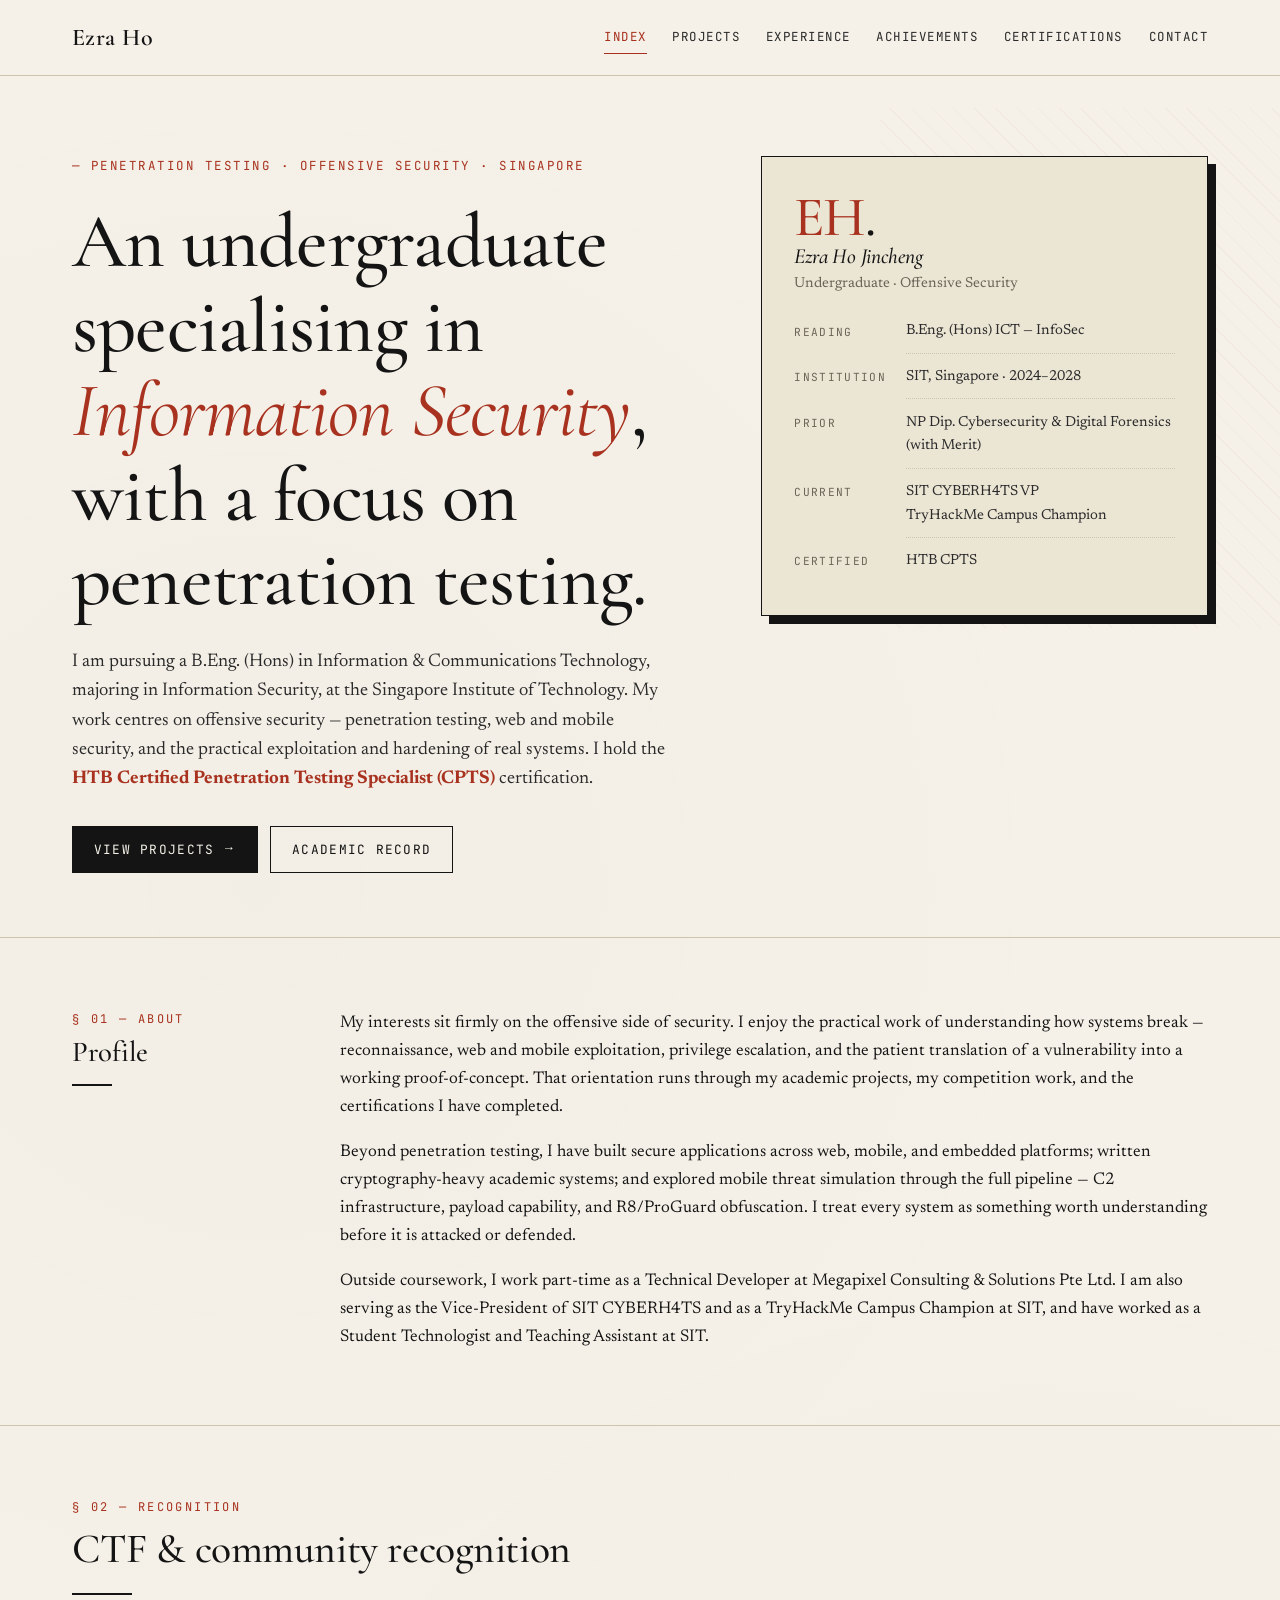
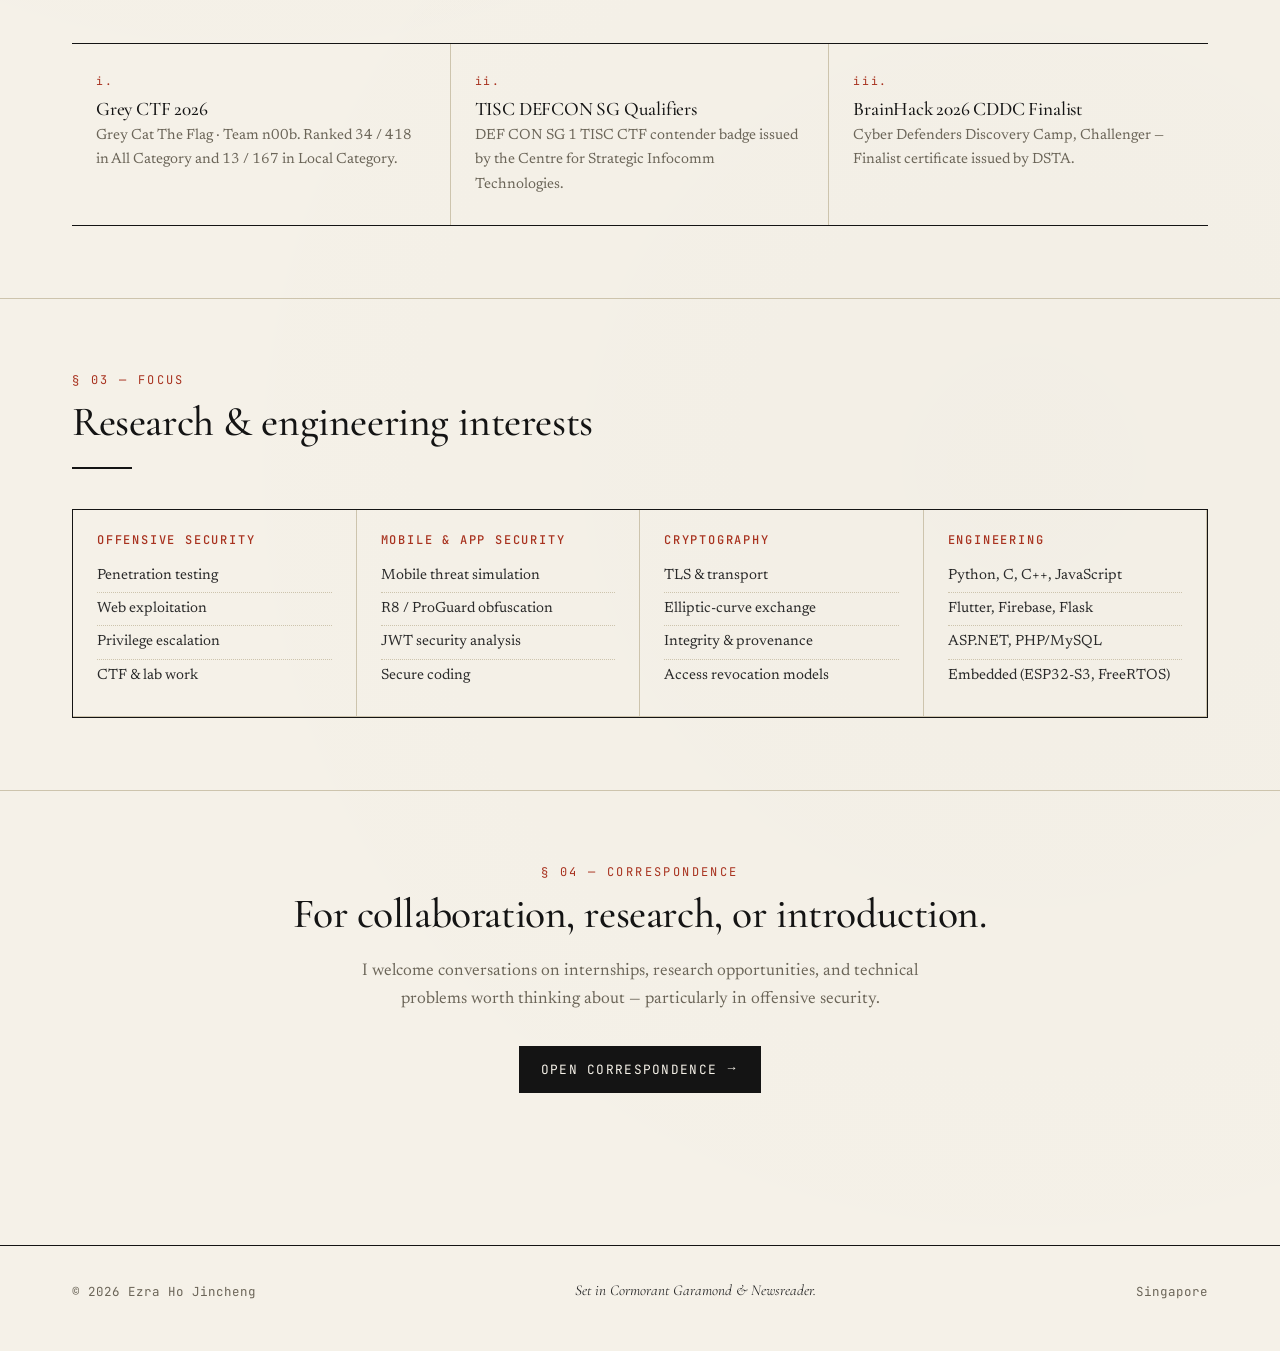
<file: index.html>
<!DOCTYPE html>
<html lang="en">
<head>
  <meta charset="UTF-8" />
  <meta name="viewport" content="width=device-width, initial-scale=1.0" />
  <title>Ezra Ho Jincheng — Information Security</title>
  <meta name="description" content="Ezra Ho Jincheng — Information Security undergraduate at the Singapore Institute of Technology, with a focus on penetration testing and offensive security. HTB Certified Penetration Testing Specialist (CPTS)." />

  <link rel="preconnect" href="https://fonts.googleapis.com">
  <link rel="preconnect" href="https://fonts.gstatic.com" crossorigin>
  <link href="https://fonts.googleapis.com/css2?family=Cormorant+Garamond:ital,wght@0,400;0,500;0,600;1,400;1,500&family=Newsreader:ital,wght@0,400;0,500;1,400&family=JetBrains+Mono:wght@400;500&display=swap" rel="stylesheet">
  <link rel="stylesheet" href="styles.css" />
</head>
<body>

  <header class="site-header">
    <div class="nav-wrap">
      <a class="brand" href="index.html">
        Ezra Ho
      </a>
      <button class="nav-toggle" aria-label="Toggle navigation">MENU</button>
      <nav class="site-nav" id="siteNav">
        <a href="index.html" class="active">Index</a>
        <a href="projects.html">Projects</a>
        <a href="experience.html">Experience</a>
        <a href="achievements.html">Achievements</a>
        <a href="certifications.html">Certifications</a>
        <a href="contact.html">Contact</a>
      </nav>
    </div>
  </header>

  <main>

    <section class="hero">
      <div class="container hero-grid">
        <div>
          <p class="eyebrow rise rise-1">Penetration Testing · Offensive Security · Singapore</p>
          <h1>An undergraduate specialising in <em>Information Security</em>, with a focus on penetration testing.</h1>
          <p class="hero-copy rise rise-3">
            I am pursuing a B.Eng. (Hons) in Information &amp; Communications Technology, majoring in Information Security, at the Singapore Institute of Technology. My work centres on offensive security — penetration testing, web and mobile security, and the practical exploitation and hardening of real systems. I hold the <strong style="color:var(--accent);">HTB Certified Penetration Testing Specialist (CPTS)</strong> certification.
          </p>
          <div class="hero-actions rise rise-4">
            <a class="btn btn-primary btn-arrow" href="projects.html">View projects</a>
            <a class="btn btn-secondary" href="achievements.html">Academic record</a>
          </div>
        </div>

        <aside class="specimen rise rise-5">
          <div class="initials">EH<span style="color:var(--ink);">.</span></div>
          <h3>Ezra Ho Jincheng</h3>
          <p style="font-size:0.9rem;color:var(--muted);margin-bottom:0;">Undergraduate · Offensive Security</p>
          <dl>
            <dt>Reading</dt><dd>B.Eng. (Hons) ICT — InfoSec</dd>
            <dt>Institution</dt><dd>SIT, Singapore · 2024–2028</dd>
            <dt>Prior</dt><dd>NP Dip. Cybersecurity &amp; Digital Forensics (with Merit)</dd>
            <dt>Current</dt><dd>SIT CYBERH4TS VP<br />TryHackMe Campus Champion</dd>
            <dt>Certified</dt><dd>HTB CPTS</dd>
          </dl>
        </aside>
      </div>
    </section>

    <section class="section">
      <div class="container two-col">
        <div class="col-label">
          <p class="section-label">§ 01 — About</p>
          <h2>Profile</h2>
          <div class="rule"></div>
        </div>
        <div>
          <p>
            My interests sit firmly on the offensive side of security. I enjoy the practical work of understanding how systems break — reconnaissance, web and mobile exploitation, privilege escalation, and the patient translation of a vulnerability into a working proof-of-concept. That orientation runs through my academic projects, my competition work, and the certifications I have completed.
          </p>
          <p>
            Beyond penetration testing, I have built secure applications across web, mobile, and embedded platforms; written cryptography-heavy academic systems; and explored mobile threat simulation through the full pipeline — C2 infrastructure, payload capability, and R8/ProGuard obfuscation. I treat every system as something worth understanding before it is attacked or defended.
          </p>
          <p>
            Outside coursework, I work part-time as a Technical Developer at Megapixel Consulting &amp; Solutions Pte Ltd. I am also serving as the Vice-President of SIT CYBERH4TS and as a TryHackMe Campus Champion at SIT, and have worked as a Student Technologist and Teaching Assistant at SIT.
          </p>
        </div>
      </div>
    </section>

    <section class="section">
      <div class="container">
        <div class="section-heading">
          <p class="section-label">§ 02 — Recognition</p>
          <h2>CTF &amp; community recognition</h2>
          <div class="rule"></div>
        </div>

        <div class="highlights">
          <div class="highlight-item">
            <span class="num">i.</span>
            <h3><a href="achievements.html#competition-results">Grey CTF 2026</a></h3>
            <p>Grey Cat The Flag · Team n00b. Ranked 34 / 418 in All Category and 13 / 167 in Local Category.</p>
          </div>
          <div class="highlight-item">
            <span class="num">ii.</span>
            <h3><a href="achievements.html#competition-results">TISC DEFCON SG Qualifiers</a></h3>
            <p>DEF CON SG 1 TISC CTF contender badge issued by the Centre for Strategic Infocomm Technologies.</p>
          </div>
          <div class="highlight-item">
            <span class="num">iii.</span>
            <h3><a href="achievements.html#competition-results">BrainHack 2026 CDDC Finalist</a></h3>
            <p>Cyber Defenders Discovery Camp, Challenger — Finalist certificate issued by DSTA.</p>
          </div>
        </div>
      </div>
    </section>

    <section class="section">
      <div class="container">
        <div class="section-heading">
          <p class="section-label">§ 03 — Focus</p>
          <h2>Research &amp; engineering interests</h2>
          <div class="rule"></div>
        </div>

        <div class="skills-grid">
          <div class="skill-block">
            <h4>Offensive Security</h4>
            <ul>
              <li>Penetration testing</li>
              <li>Web exploitation</li>
              <li>Privilege escalation</li>
              <li>CTF &amp; lab work</li>
            </ul>
          </div>
          <div class="skill-block">
            <h4>Mobile &amp; App Security</h4>
            <ul>
              <li>Mobile threat simulation</li>
              <li>R8 / ProGuard obfuscation</li>
              <li>JWT security analysis</li>
              <li>Secure coding</li>
            </ul>
          </div>
          <div class="skill-block">
            <h4>Cryptography</h4>
            <ul>
              <li>TLS &amp; transport</li>
              <li>Elliptic-curve exchange</li>
              <li>Integrity &amp; provenance</li>
              <li>Access revocation models</li>
            </ul>
          </div>
          <div class="skill-block">
            <h4>Engineering</h4>
            <ul>
              <li>Python, C, C++, JavaScript</li>
              <li>Flutter, Firebase, Flask</li>
              <li>ASP.NET, PHP/MySQL</li>
              <li>Embedded (ESP32-S3, FreeRTOS)</li>
            </ul>
          </div>
        </div>
      </div>
    </section>

    <section class="section no-rule">
      <div class="container" style="text-align:center;">
        <p class="section-label">§ 04 — Correspondence</p>
        <h2 style="max-width:700px;margin:0 auto 1.25rem;">For collaboration, research, or introduction.</h2>
        <p style="max-width:580px;margin:0 auto 2rem;color:var(--muted);">I welcome conversations on internships, research opportunities, and technical problems worth thinking about — particularly in offensive security.</p>
        <a class="btn btn-primary btn-arrow" href="contact.html">Open correspondence</a>
      </div>
    </section>

  </main>

  <footer class="site-footer">
    <div class="footer-wrap">
      <p>© <span id="year"></span> Ezra Ho Jincheng</p>
      <p class="cite">Set in Cormorant Garamond &amp; Newsreader.</p>
      <p>Singapore</p>
    </div>
  </footer>

  <script src="script.js"></script>
</body>
</html>
</file>
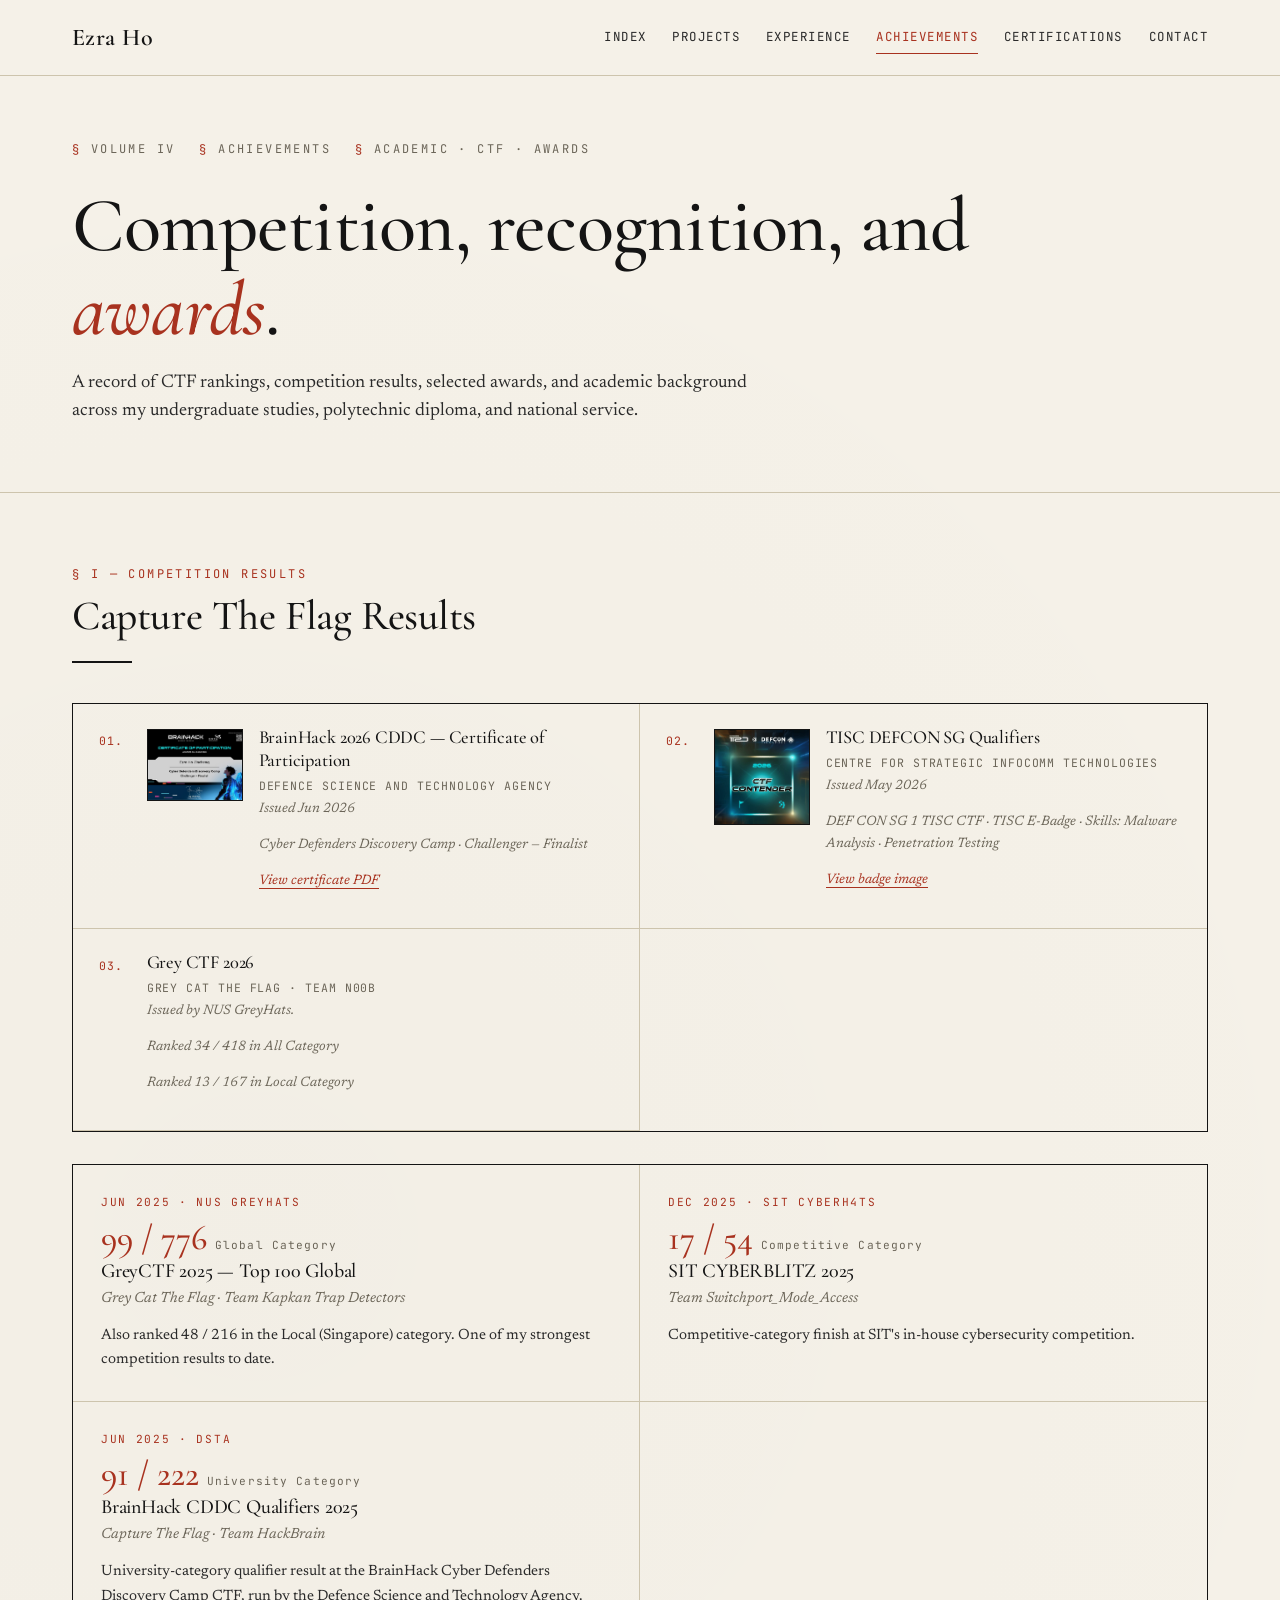
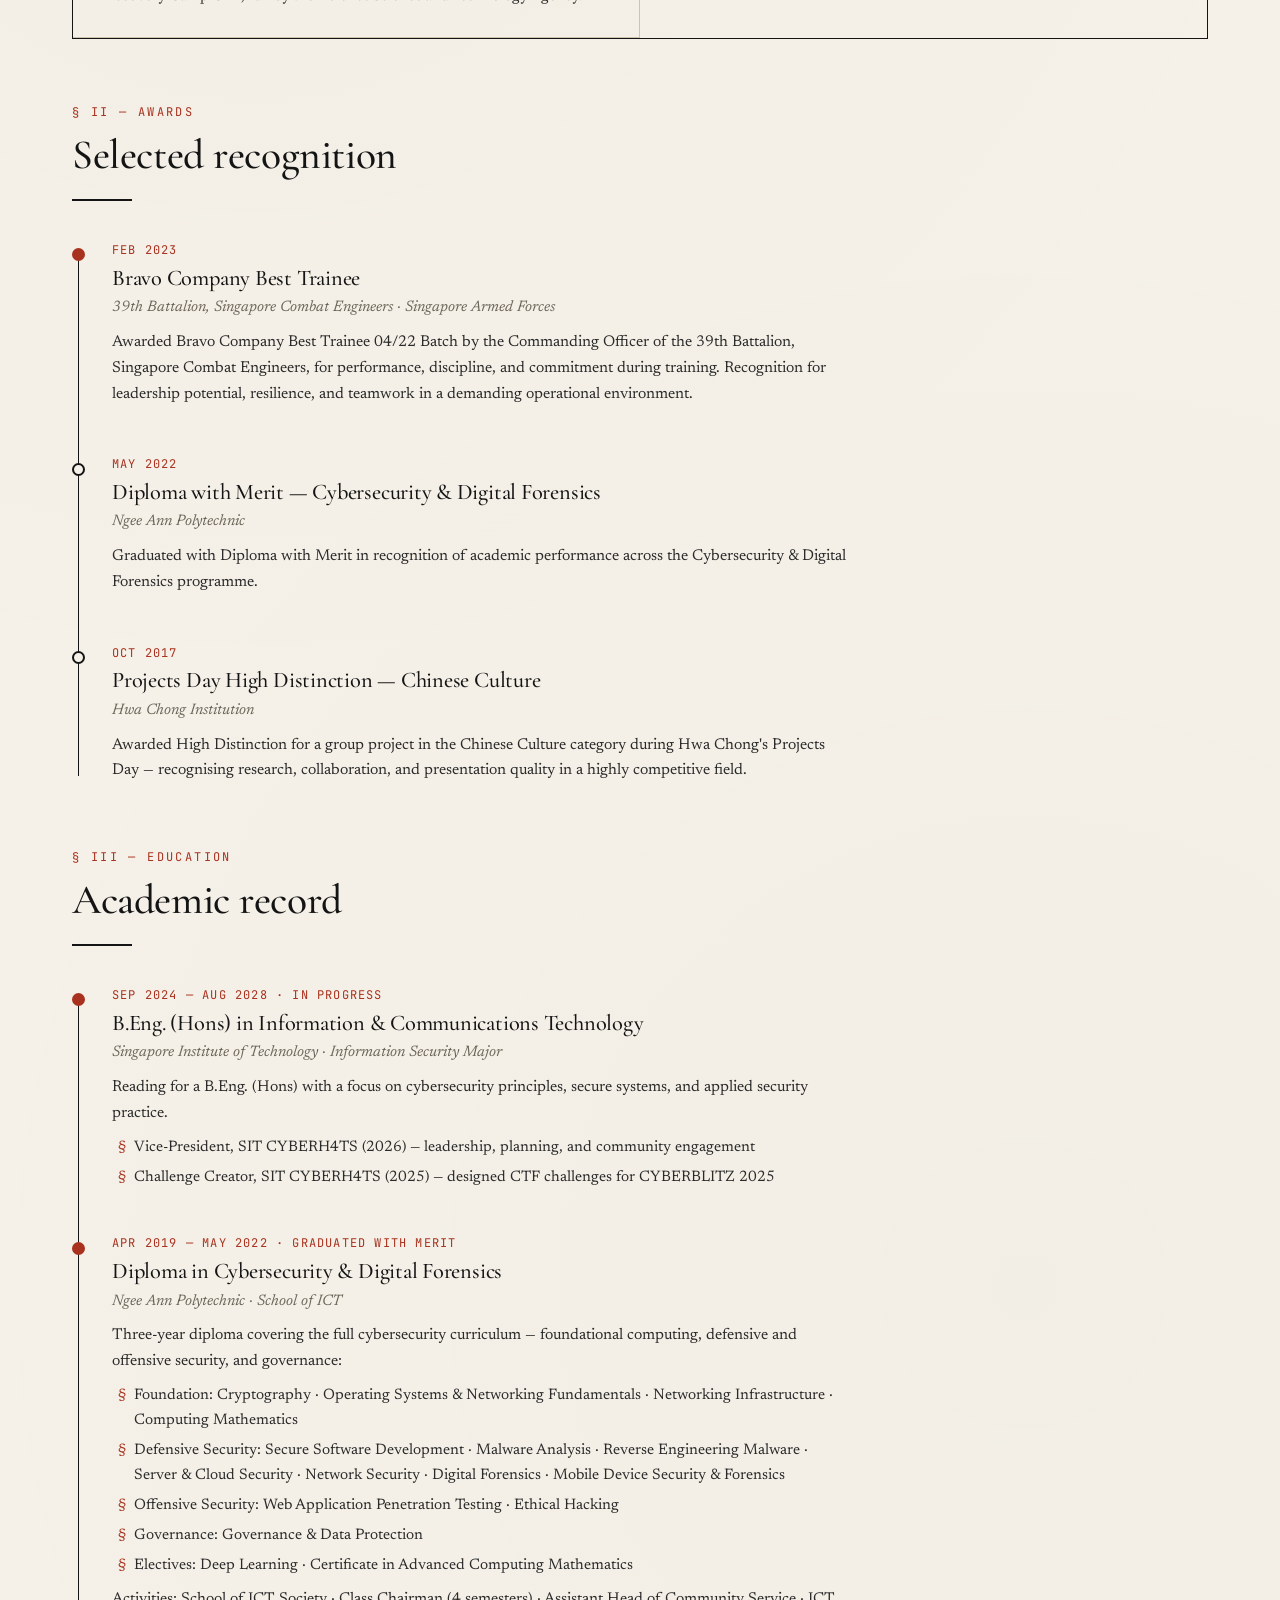
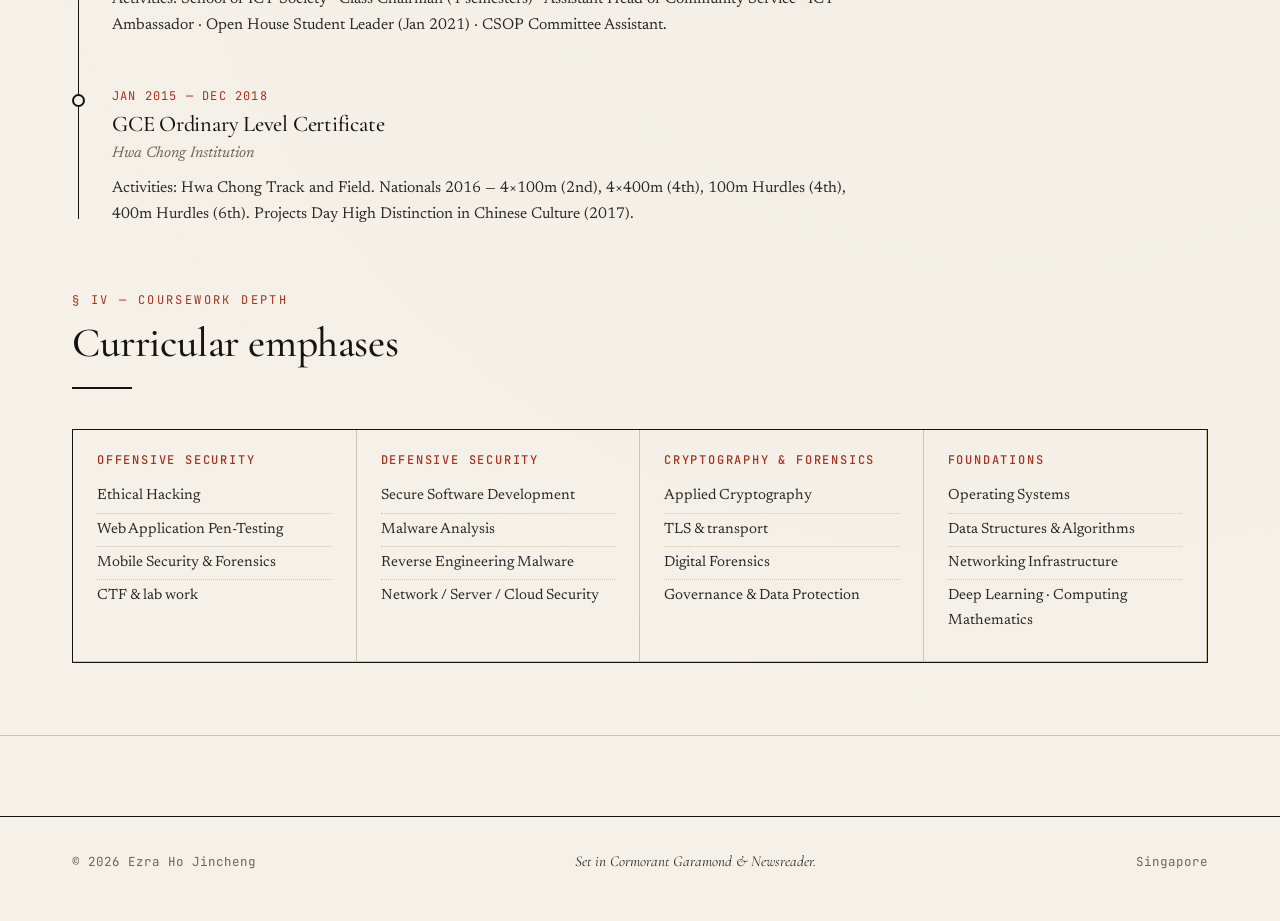
<file: achievements.html>
<!DOCTYPE html>
<html lang="en">
<head>
  <meta charset="UTF-8" />
  <meta name="viewport" content="width=device-width, initial-scale=1.0" />
  <title>Achievements — Ezra Ho Jincheng</title>
  <meta name="description" content="CTF rankings, competition results, academic record, and awards — Ezra Ho Jincheng. Grey CTF 2026, TISC DEFCON SG Qualifiers, BrainHack 2026 CDDC, GreyCTF 2025, SIT CYBERBLITZ, and more." />

  <link rel="preconnect" href="https://fonts.googleapis.com">
  <link rel="preconnect" href="https://fonts.gstatic.com" crossorigin>
  <link href="https://fonts.googleapis.com/css2?family=Cormorant+Garamond:ital,wght@0,400;0,500;0,600;1,400;1,500&family=Newsreader:ital,wght@0,400;0,500;1,400&family=JetBrains+Mono:wght@400;500&display=swap" rel="stylesheet">
  <link rel="stylesheet" href="styles.css" />
</head>
<body>

  <header class="site-header">
    <div class="nav-wrap">
      <a class="brand" href="index.html">
        Ezra Ho
      </a>
      <button class="nav-toggle" aria-label="Toggle navigation">MENU</button>
      <nav class="site-nav" id="siteNav">
        <a href="index.html">Index</a>
        <a href="projects.html">Projects</a>
        <a href="experience.html">Experience</a>
        <a href="achievements.html" class="active">Achievements</a>
        <a href="certifications.html">Certifications</a>
        <a href="contact.html">Contact</a>
      </nav>
    </div>
  </header>

  <main>

    <section class="page-top">
      <div class="container">
        <div class="meta rise rise-1">
          <span>Volume IV</span>
          <span>Achievements</span>
          <span>Academic · CTF · Awards</span>
        </div>
        <h1 class="rise rise-2">Competition, recognition, and <em style="color:var(--accent);">awards</em>.</h1>
        <p class="lede rise rise-3">
          A record of CTF rankings, competition results, selected awards, and academic background across my undergraduate studies, polytechnic diploma, and national service.
        </p>
      </div>
    </section>

    <section class="section" id="competition-results">
      <div class="container">

        <div class="section-heading">
          <p class="section-label">§ I — Competition Results</p>
          <h2>Capture The Flag Results</h2>
          <div class="rule" style="width:60px;height:2px;background:var(--ink);margin:1.25rem 0;"></div>
        </div>
        <div class="cert-list competition-results-list">

          <div class="cert-item cert-item-media">
            <div class="cert-index">01.</div>
            <a class="cert-thumb-link" href="assets/brainhack-cddc-2026-certificate.pdf" target="_blank" rel="noopener" aria-label="Open BrainHack 2026 CDDC certificate PDF">
              <img class="cert-thumb" src="assets/brainhack-cddc-2026-thumbnail.jpg" alt="BrainHack 2026 CDDC certificate thumbnail" loading="lazy" />
            </a>
            <div>
              <h3>BrainHack 2026 CDDC — Certificate of Participation</h3>
              <p class="issuer">Defence Science and Technology Agency</p>
              <p class="issued">Issued Jun 2026</p>
              <p class="issued">Cyber Defenders Discovery Camp · Challenger — Finalist</p>
              <p class="issued"><a class="cert-link" href="assets/brainhack-cddc-2026-certificate.pdf" target="_blank" rel="noopener">View certificate PDF</a></p>
            </div>
          </div>

          <div class="cert-item cert-item-media">
            <div class="cert-index">02.</div>
            <a class="cert-thumb-link" href="assets/tisc-defcon-sg-qualifiers-2026.jpg" target="_blank" rel="noopener" aria-label="Open TISC DEFCON SG Qualifiers badge image">
              <img class="cert-thumb square" src="assets/tisc-defcon-sg-qualifiers-2026.jpg" alt="TISC DEFCON SG 1 TISC CTF contender badge" loading="lazy" />
            </a>
            <div>
              <h3>TISC DEFCON SG Qualifiers</h3>
              <p class="issuer">Centre for Strategic Infocomm Technologies</p>
              <p class="issued">Issued May 2026</p>
              <p class="issued">DEF CON SG 1 TISC CTF · TISC E-Badge · Skills: Malware Analysis · Penetration Testing</p>
              <p class="issued"><a class="cert-link" href="assets/tisc-defcon-sg-qualifiers-2026.jpg" target="_blank" rel="noopener">View badge image</a></p>
            </div>
          </div>

          <div class="cert-item">
            <div class="cert-index">03.</div>
            <div>
              <h3>Grey CTF 2026</h3>
              <p class="issuer">Grey Cat The Flag · Team n00b</p>
              <p class="issued">Issued by NUS GreyHats.</p>
              <p class="issued">Ranked 34 / 418 in All Category</p>
              <p class="issued">Ranked 13 / 167 in Local Category</p>
            </div>
          </div>

        </div>

        <div class="award-grid">

          <div class="award-card">
            <p class="when">Jun 2025 · NUS GreyHats</p>
            <div class="rank">99 / 776 <small>Global Category</small></div>
            <h3>GreyCTF 2025 — Top 100 Global</h3>
            <p class="issuer">Grey Cat The Flag · Team Kapkan Trap Detectors</p>
            <p>Also ranked 48 / 216 in the Local (Singapore) category. One of my strongest competition results to date.</p>
          </div>

          <div class="award-card">
            <p class="when">Dec 2025 · SIT CYBERH4TS</p>
            <div class="rank">17 / 54 <small>Competitive Category</small></div>
            <h3>SIT CYBERBLITZ 2025</h3>
            <p class="issuer">Team Switchport_Mode_Access</p>
            <p>Competitive-category finish at SIT's in-house cybersecurity competition.</p>
          </div>

          <div class="award-card">
            <p class="when">Jun 2025 · DSTA</p>
            <div class="rank">91 / 222 <small>University Category</small></div>
            <h3>BrainHack CDDC Qualifiers 2025</h3>
            <p class="issuer">Capture The Flag · Team HackBrain</p>
            <p>University-category qualifier result at the BrainHack Cyber Defenders Discovery Camp CTF, run by the Defence Science and Technology Agency.</p>
          </div>

        </div>

        <div class="section-heading" style="margin-top:4rem;">
          <p class="section-label">§ II — Awards</p>
          <h2>Selected recognition</h2>
          <div class="rule" style="width:60px;height:2px;background:var(--ink);margin:1.25rem 0;"></div>
        </div>

        <div class="timeline">

          <article class="timeline-item accent">
            <p class="date">Feb 2023</p>
            <h3>Bravo Company Best Trainee</h3>
            <p class="org">39th Battalion, Singapore Combat Engineers · Singapore Armed Forces</p>
            <p>Awarded Bravo Company Best Trainee 04/22 Batch by the Commanding Officer of the 39th Battalion, Singapore Combat Engineers, for performance, discipline, and commitment during training. Recognition for leadership potential, resilience, and teamwork in a demanding operational environment.</p>
          </article>

          <article class="timeline-item">
            <p class="date">May 2022</p>
            <h3>Diploma with Merit — Cybersecurity &amp; Digital Forensics</h3>
            <p class="org">Ngee Ann Polytechnic</p>
            <p>Graduated with Diploma with Merit in recognition of academic performance across the Cybersecurity &amp; Digital Forensics programme.</p>
          </article>

          <article class="timeline-item">
            <p class="date">Oct 2017</p>
            <h3>Projects Day High Distinction — Chinese Culture</h3>
            <p class="org">Hwa Chong Institution</p>
            <p>Awarded High Distinction for a group project in the Chinese Culture category during Hwa Chong's Projects Day — recognising research, collaboration, and presentation quality in a highly competitive field.</p>
          </article>

        </div>

        <div class="section-heading" style="margin-top:4rem;">
          <p class="section-label">§ III — Education</p>
          <h2>Academic record</h2>
          <div class="rule" style="width:60px;height:2px;background:var(--ink);margin:1.25rem 0;"></div>
        </div>

        <div class="timeline">

          <article class="timeline-item accent">
            <p class="date">Sep 2024 — Aug 2028 · In progress</p>
            <h3>B.Eng. (Hons) in Information &amp; Communications Technology</h3>
            <p class="org">Singapore Institute of Technology · Information Security Major</p>
            <p>Reading for a B.Eng. (Hons) with a focus on cybersecurity principles, secure systems, and applied security practice.</p>
            <ul>
              <li>Vice-President, SIT CYBERH4TS (2026) — leadership, planning, and community engagement</li>
              <li>Challenge Creator, SIT CYBERH4TS (2025) — designed CTF challenges for CYBERBLITZ 2025</li>
            </ul>
          </article>

          <article class="timeline-item accent">
            <p class="date">Apr 2019 — May 2022 · Graduated with Merit</p>
            <h3>Diploma in Cybersecurity &amp; Digital Forensics</h3>
            <p class="org">Ngee Ann Polytechnic · School of ICT</p>
            <p>Three-year diploma covering the full cybersecurity curriculum — foundational computing, defensive and offensive security, and governance:</p>
            <ul>
              <li>Foundation: Cryptography · Operating Systems &amp; Networking Fundamentals · Networking Infrastructure · Computing Mathematics</li>
              <li>Defensive Security: Secure Software Development · Malware Analysis · Reverse Engineering Malware · Server &amp; Cloud Security · Network Security · Digital Forensics · Mobile Device Security &amp; Forensics</li>
              <li>Offensive Security: Web Application Penetration Testing · Ethical Hacking</li>
              <li>Governance: Governance &amp; Data Protection</li>
              <li>Electives: Deep Learning · Certificate in Advanced Computing Mathematics</li>
            </ul>
            <p style="margin-top:0.6rem;">Activities: School of ICT Society · Class Chairman (4 semesters) · Assistant Head of Community Service · ICT Ambassador · Open House Student Leader (Jan 2021) · CSOP Committee Assistant.</p>
          </article>

          <article class="timeline-item">
            <p class="date">Jan 2015 — Dec 2018</p>
            <h3>GCE Ordinary Level Certificate</h3>
            <p class="org">Hwa Chong Institution</p>
            <p>Activities: Hwa Chong Track and Field. Nationals 2016 — 4×100m (2nd), 4×400m (4th), 100m Hurdles (4th), 400m Hurdles (6th). Projects Day High Distinction in Chinese Culture (2017).</p>
          </article>

        </div>

        <div class="section-heading" style="margin-top:4rem;">
          <p class="section-label">§ IV — Coursework Depth</p>
          <h2>Curricular emphases</h2>
          <div class="rule" style="width:60px;height:2px;background:var(--ink);margin:1.25rem 0;"></div>
        </div>

        <div class="skills-grid">
          <div class="skill-block">
            <h4>Offensive Security</h4>
            <ul>
              <li>Ethical Hacking</li>
              <li>Web Application Pen-Testing</li>
              <li>Mobile Security &amp; Forensics</li>
              <li>CTF &amp; lab work</li>
            </ul>
          </div>
          <div class="skill-block">
            <h4>Defensive Security</h4>
            <ul>
              <li>Secure Software Development</li>
              <li>Malware Analysis</li>
              <li>Reverse Engineering Malware</li>
              <li>Network / Server / Cloud Security</li>
            </ul>
          </div>
          <div class="skill-block">
            <h4>Cryptography &amp; Forensics</h4>
            <ul>
              <li>Applied Cryptography</li>
              <li>TLS &amp; transport</li>
              <li>Digital Forensics</li>
              <li>Governance &amp; Data Protection</li>
            </ul>
          </div>
          <div class="skill-block">
            <h4>Foundations</h4>
            <ul>
              <li>Operating Systems</li>
              <li>Data Structures &amp; Algorithms</li>
              <li>Networking Infrastructure</li>
              <li>Deep Learning · Computing Mathematics</li>
            </ul>
          </div>
        </div>

      </div>
    </section>

  </main>

  <footer class="site-footer">
    <div class="footer-wrap">
      <p>© <span id="year"></span> Ezra Ho Jincheng</p>
      <p class="cite">Set in Cormorant Garamond &amp; Newsreader.</p>
      <p>Singapore</p>
    </div>
  </footer>

  <script src="script.js"></script>
</body>
</html>
</file>
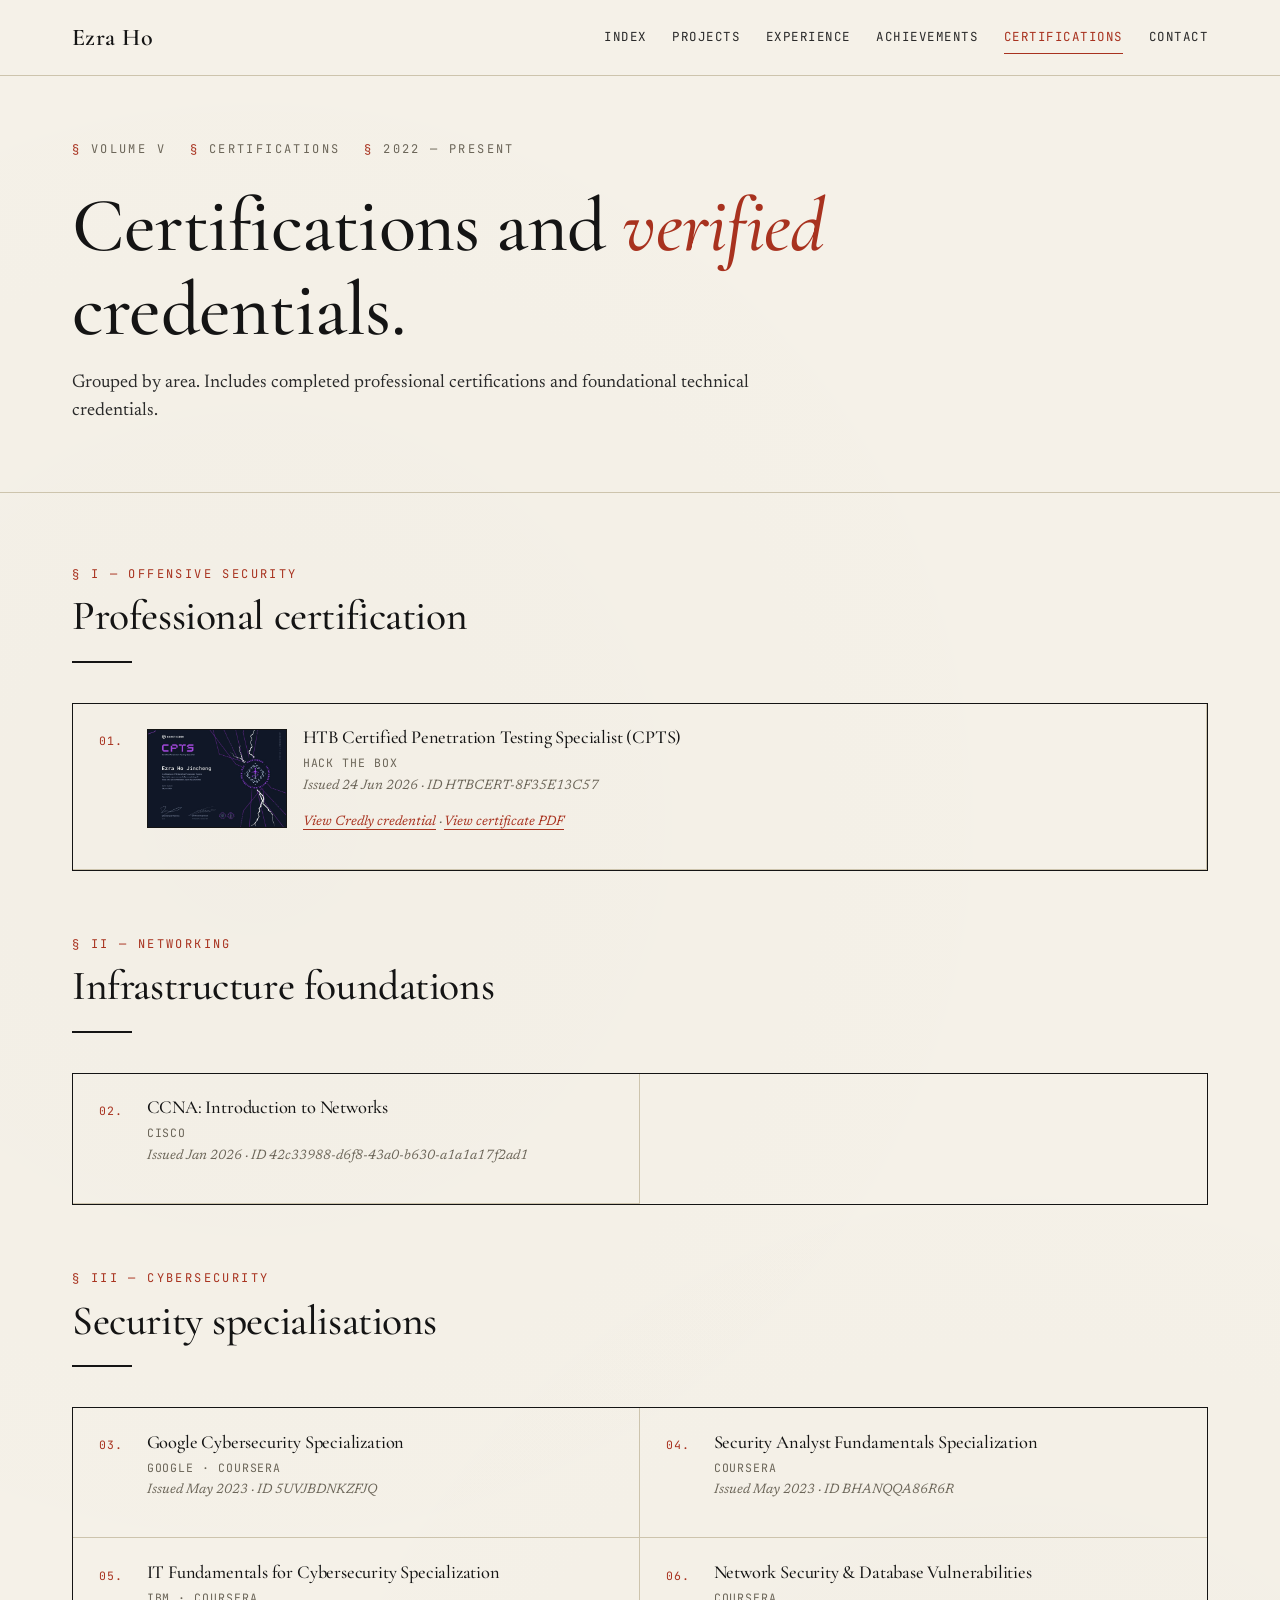
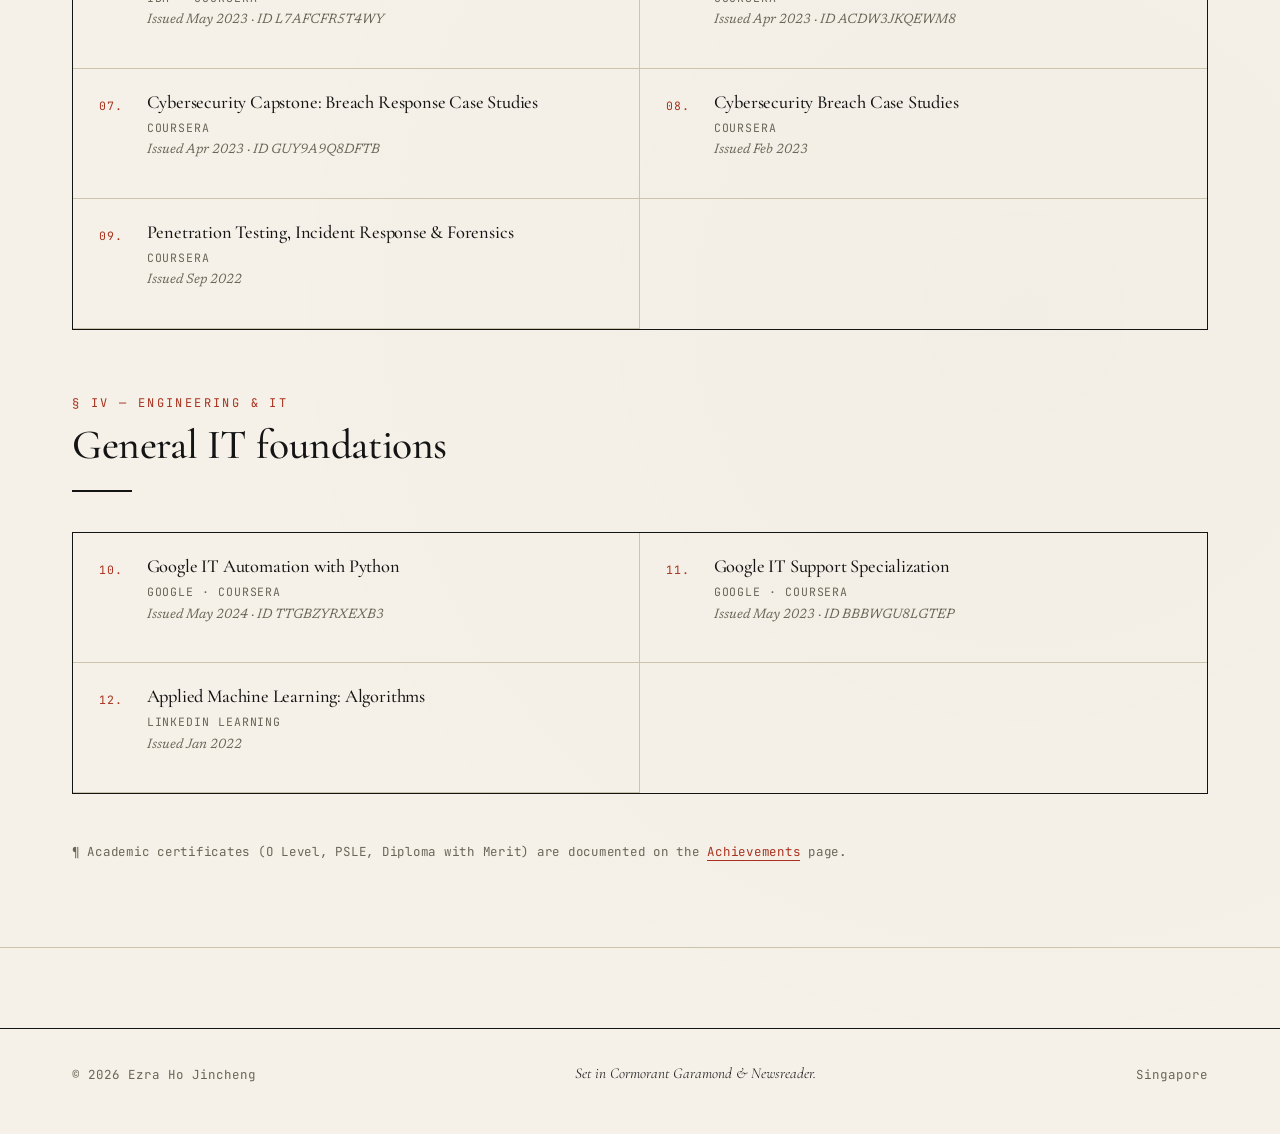
<file: certifications.html>
<!DOCTYPE html>
<html lang="en">
<head>
  <meta charset="UTF-8" />
  <meta name="viewport" content="width=device-width, initial-scale=1.0" />
  <title>Certifications — Ezra Ho Jincheng</title>
  <meta name="description" content="Professional certifications — Ezra Ho Jincheng. HTB Certified Penetration Testing Specialist (CPTS), CCNA, Google, IBM, Coursera, LinkedIn Learning, and more." />

  <link rel="preconnect" href="https://fonts.googleapis.com">
  <link rel="preconnect" href="https://fonts.gstatic.com" crossorigin>
  <link href="https://fonts.googleapis.com/css2?family=Cormorant+Garamond:ital,wght@0,400;0,500;0,600;1,400;1,500&family=Newsreader:ital,wght@0,400;0,500;1,400&family=JetBrains+Mono:wght@400;500&display=swap" rel="stylesheet">
  <link rel="stylesheet" href="styles.css" />
</head>
<body>

  <header class="site-header">
    <div class="nav-wrap">
      <a class="brand" href="index.html">
        Ezra Ho
      </a>
      <button class="nav-toggle" aria-label="Toggle navigation">MENU</button>
      <nav class="site-nav" id="siteNav">
        <a href="index.html">Index</a>
        <a href="projects.html">Projects</a>
        <a href="experience.html">Experience</a>
        <a href="achievements.html">Achievements</a>
        <a href="certifications.html" class="active">Certifications</a>
        <a href="contact.html">Contact</a>
      </nav>
    </div>
  </header>

  <main>

    <section class="page-top">
      <div class="container">
        <div class="meta rise rise-1">
          <span>Volume V</span>
          <span>Certifications</span>
          <span>2022 — Present</span>
        </div>
        <h1 class="rise rise-2">Certifications and <em style="color:var(--accent);">verified</em> credentials.</h1>
        <p class="lede rise rise-3">
          Grouped by area. Includes completed professional certifications and foundational technical credentials.
        </p>
      </div>
    </section>

    <section class="section">
      <div class="container">

        <div class="section-heading">
          <p class="section-label">§ I — Offensive Security</p>
          <h2>Professional certification</h2>
          <div class="rule" style="width:60px;height:2px;background:var(--ink);margin:1.25rem 0;"></div>
        </div>

        <div class="cert-list">

          <div class="cert-item cert-item-media cert-item-featured">
            <div class="cert-index">01.</div>
            <a class="cert-thumb-link" href="assets/htb-cpts-certificate.pdf" target="_blank" rel="noopener" aria-label="Open HTB CPTS certificate PDF">
              <img class="cert-thumb" src="assets/htb-cpts-certificate-thumbnail.jpg" alt="HTB Certified Penetration Testing Specialist certificate thumbnail" loading="lazy" />
            </a>
            <div>
              <h3>HTB Certified Penetration Testing Specialist (CPTS)</h3>
              <p class="issuer">Hack The Box</p>
              <p class="issued">Issued 24 Jun 2026 · ID HTBCERT-8F35E13C57</p>
              <p class="issued"><a class="cert-link" href="https://www.credly.com/badges/13917609-9a61-4a9e-8f13-c78c9f5aa9c9/linked_in_profile" target="_blank" rel="noopener">View Credly credential</a> · <a class="cert-link" href="assets/htb-cpts-certificate.pdf" target="_blank" rel="noopener">View certificate PDF</a></p>
            </div>
          </div>

        </div>

        <div class="section-heading" style="margin-top:4rem;">
          <p class="section-label">§ II — Networking</p>
          <h2>Infrastructure foundations</h2>
          <div class="rule" style="width:60px;height:2px;background:var(--ink);margin:1.25rem 0;"></div>
        </div>

        <div class="cert-list">

          <div class="cert-item">
            <div class="cert-index">02.</div>
            <div>
              <h3>CCNA: Introduction to Networks</h3>
              <p class="issuer">Cisco</p>
              <p class="issued">Issued Jan 2026 · ID 42c33988-d6f8-43a0-b630-a1a1a17f2ad1</p>
            </div>
          </div>

        </div>

        <div class="section-heading" style="margin-top:4rem;">
          <p class="section-label">§ III — Cybersecurity</p>
          <h2>Security specialisations</h2>
          <div class="rule" style="width:60px;height:2px;background:var(--ink);margin:1.25rem 0;"></div>
        </div>

        <div class="cert-list">

          <div class="cert-item">
            <div class="cert-index">03.</div>
            <div>
              <h3>Google Cybersecurity Specialization</h3>
              <p class="issuer">Google · Coursera</p>
              <p class="issued">Issued May 2023 · ID 5UVJBDNKZFJQ</p>
            </div>
          </div>

          <div class="cert-item">
            <div class="cert-index">04.</div>
            <div>
              <h3>Security Analyst Fundamentals Specialization</h3>
              <p class="issuer">Coursera</p>
              <p class="issued">Issued May 2023 · ID BHANQQA86R6R</p>
            </div>
          </div>

          <div class="cert-item">
            <div class="cert-index">05.</div>
            <div>
              <h3>IT Fundamentals for Cybersecurity Specialization</h3>
              <p class="issuer">IBM · Coursera</p>
              <p class="issued">Issued May 2023 · ID L7AFCFR5T4WY</p>
            </div>
          </div>

          <div class="cert-item">
            <div class="cert-index">06.</div>
            <div>
              <h3>Network Security &amp; Database Vulnerabilities</h3>
              <p class="issuer">Coursera</p>
              <p class="issued">Issued Apr 2023 · ID ACDW3JKQEWM8</p>
            </div>
          </div>

          <div class="cert-item">
            <div class="cert-index">07.</div>
            <div>
              <h3>Cybersecurity Capstone: Breach Response Case Studies</h3>
              <p class="issuer">Coursera</p>
              <p class="issued">Issued Apr 2023 · ID GUY9A9Q8DFTB</p>
            </div>
          </div>

          <div class="cert-item">
            <div class="cert-index">08.</div>
            <div>
              <h3>Cybersecurity Breach Case Studies</h3>
              <p class="issuer">Coursera</p>
              <p class="issued">Issued Feb 2023</p>
            </div>
          </div>

          <div class="cert-item">
            <div class="cert-index">09.</div>
            <div>
              <h3>Penetration Testing, Incident Response &amp; Forensics</h3>
              <p class="issuer">Coursera</p>
              <p class="issued">Issued Sep 2022</p>
            </div>
          </div>

        </div>

        <div class="section-heading" style="margin-top:4rem;">
          <p class="section-label">§ IV — Engineering &amp; IT</p>
          <h2>General IT foundations</h2>
          <div class="rule" style="width:60px;height:2px;background:var(--ink);margin:1.25rem 0;"></div>
        </div>

        <div class="cert-list">

          <div class="cert-item">
            <div class="cert-index">10.</div>
            <div>
              <h3>Google IT Automation with Python</h3>
              <p class="issuer">Google · Coursera</p>
              <p class="issued">Issued May 2024 · ID TTGBZYRXEXB3</p>
            </div>
          </div>

          <div class="cert-item">
            <div class="cert-index">11.</div>
            <div>
              <h3>Google IT Support Specialization</h3>
              <p class="issuer">Google · Coursera</p>
              <p class="issued">Issued May 2023 · ID BBBWGU8LGTEP</p>
            </div>
          </div>

          <div class="cert-item">
            <div class="cert-index">12.</div>
            <div>
              <h3>Applied Machine Learning: Algorithms</h3>
              <p class="issuer">LinkedIn Learning</p>
              <p class="issued">Issued Jan 2022</p>
            </div>
          </div>

        </div>

        <p style="margin-top:3rem;font-family:var(--f-mono);font-size:0.78rem;color:var(--muted);letter-spacing:0.06em;">
          ¶ Academic certificates (O Level, PSLE, Diploma with Merit) are documented on the <a href="achievements.html" style="color:var(--accent);border-bottom:1px solid var(--accent);">Achievements</a> page.
        </p>

      </div>
    </section>

  </main>

  <footer class="site-footer">
    <div class="footer-wrap">
      <p>© <span id="year"></span> Ezra Ho Jincheng</p>
      <p class="cite">Set in Cormorant Garamond &amp; Newsreader.</p>
      <p>Singapore</p>
    </div>
  </footer>

  <script src="script.js"></script>
</body>
</html>
</file>
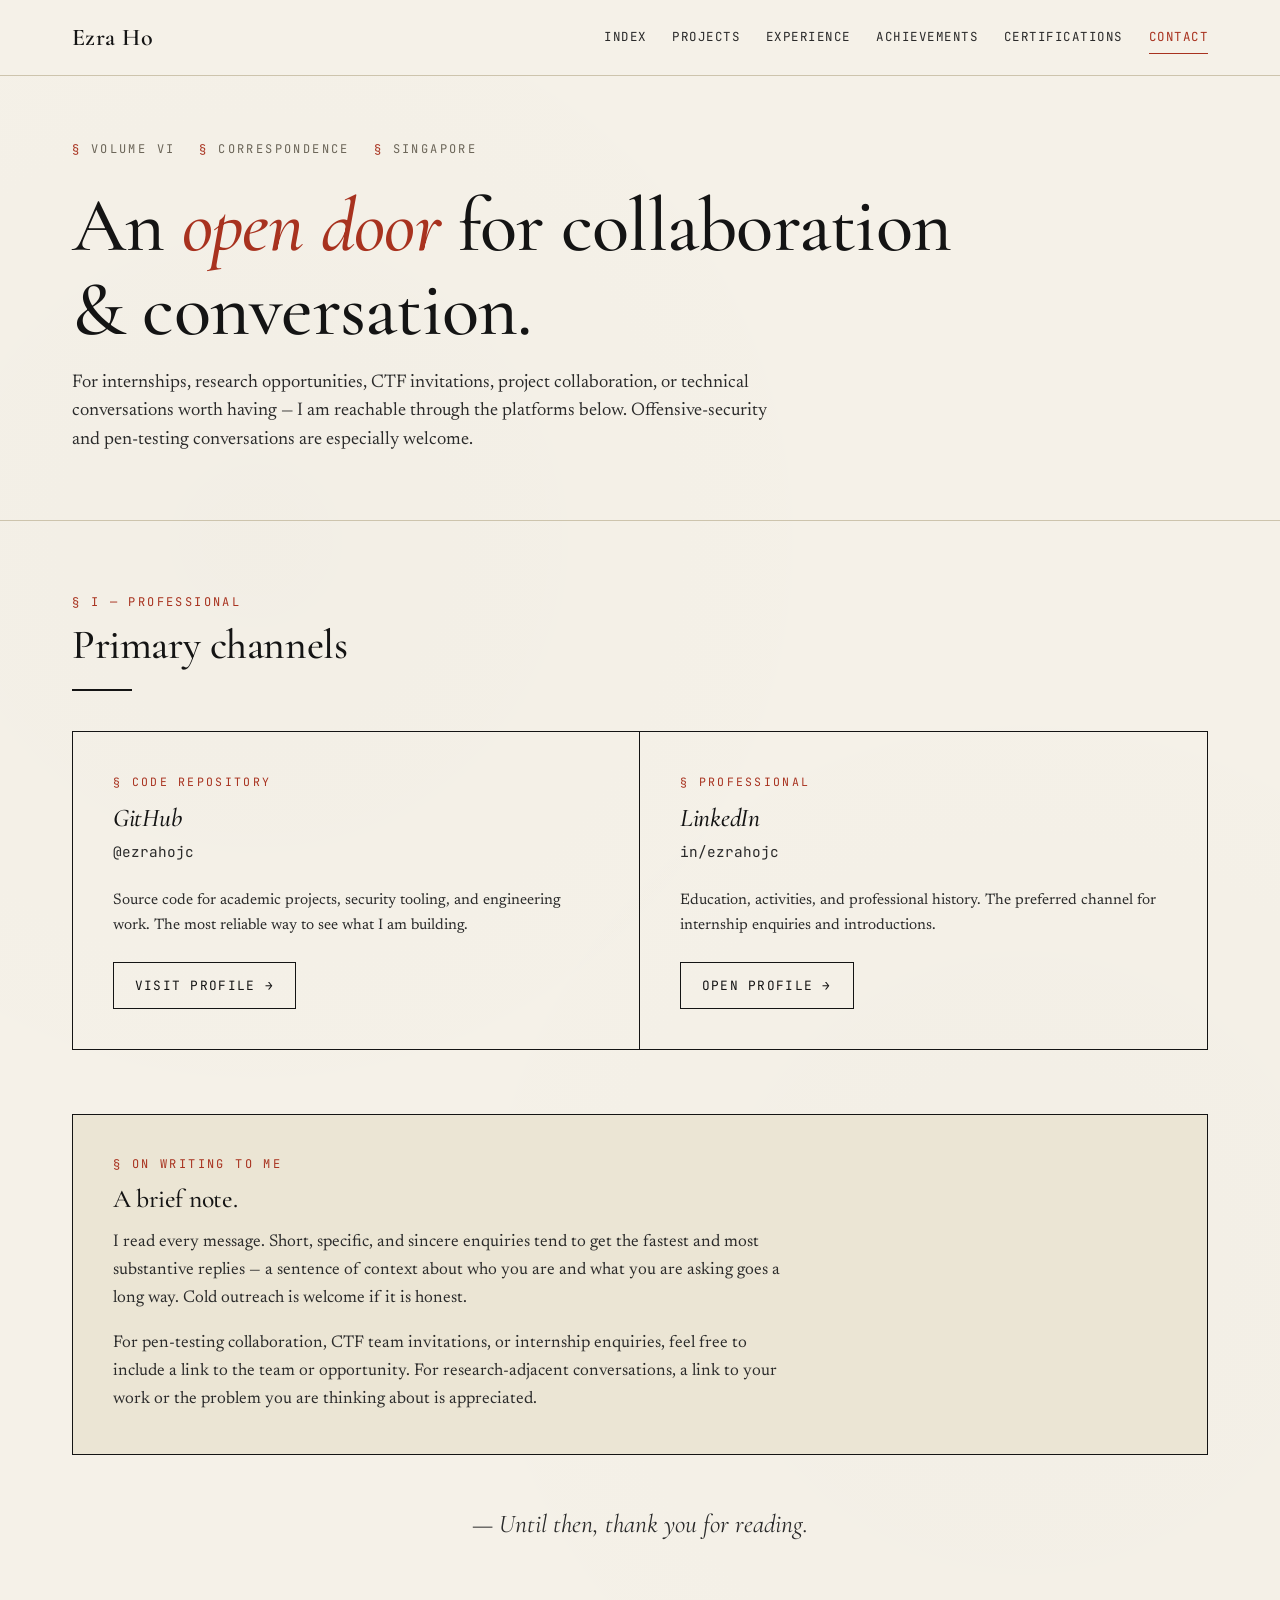
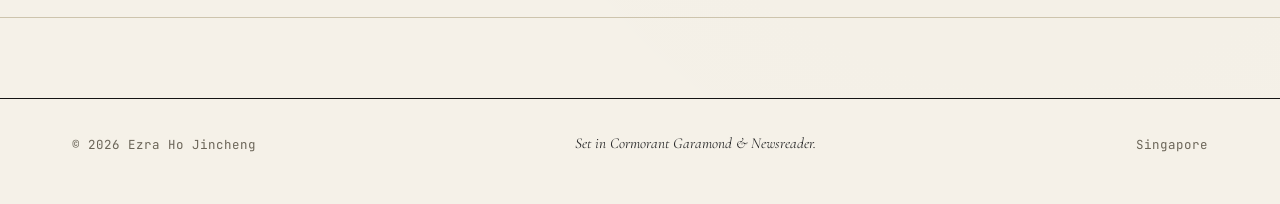
<file: contact.html>
<!DOCTYPE html>
<html lang="en">
<head>
  <meta charset="UTF-8" />
  <meta name="viewport" content="width=device-width, initial-scale=1.0" />
  <title>Contact — Ezra Ho Jincheng</title>
  <meta name="description" content="Contact Ezra Ho Jincheng — Information Security undergraduate at the Singapore Institute of Technology. GitHub, LinkedIn, TryHackMe, and HackTheBox." />

  <link rel="preconnect" href="https://fonts.googleapis.com">
  <link rel="preconnect" href="https://fonts.gstatic.com" crossorigin>
  <link href="https://fonts.googleapis.com/css2?family=Cormorant+Garamond:ital,wght@0,400;0,500;0,600;1,400;1,500&family=Newsreader:ital,wght@0,400;0,500;1,400&family=JetBrains+Mono:wght@400;500&display=swap" rel="stylesheet">
  <link rel="stylesheet" href="styles.css" />
</head>
<body>

  <header class="site-header">
    <div class="nav-wrap">
      <a class="brand" href="index.html">
        Ezra Ho
      </a>
      <button class="nav-toggle" aria-label="Toggle navigation">MENU</button>
      <nav class="site-nav" id="siteNav">
        <a href="index.html">Index</a>
        <a href="projects.html">Projects</a>
        <a href="experience.html">Experience</a>
        <a href="achievements.html">Achievements</a>
        <a href="certifications.html">Certifications</a>
        <a href="contact.html" class="active">Contact</a>
      </nav>
    </div>
  </header>

  <main>

    <section class="page-top">
      <div class="container">
        <div class="meta rise rise-1">
          <span>Volume VI</span>
          <span>Correspondence</span>
          <span>Singapore</span>
        </div>
        <h1 class="rise rise-2">An <em style="color:var(--accent);">open door</em> for collaboration &amp; conversation.</h1>
        <p class="lede rise rise-3">
          For internships, research opportunities, CTF invitations, project collaboration, or technical conversations worth having — I am reachable through the platforms below. Offensive-security and pen-testing conversations are especially welcome.
        </p>
      </div>
    </section>

    <section class="section">
      <div class="container">

        <div class="section-heading rise rise-1">
          <p class="section-label">§ I — Professional</p>
          <h2>Primary channels</h2>
          <div class="rule" style="width:60px;height:2px;background:var(--ink);margin:1.25rem 0;"></div>
        </div>

        <div class="contact-grid rise rise-2">

          <a href="https://github.com/ezrahojc" target="_blank" rel="noreferrer" class="contact-card">
            <p class="platform">§ Code Repository</p>
            <h3>GitHub</h3>
            <p class="handle">@ezrahojc</p>
            <p style="color:var(--ink-soft);font-size:0.95rem;margin-bottom:1.5rem;">
              Source code for academic projects, security tooling, and engineering work. The most reliable way to see what I am building.
            </p>
            <span class="btn btn-secondary" style="pointer-events:none;">Visit profile →</span>
          </a>

          <a href="https://www.linkedin.com/in/ezrahojc" target="_blank" rel="noreferrer" class="contact-card">
            <p class="platform">§ Professional</p>
            <h3>LinkedIn</h3>
            <p class="handle">in/ezrahojc</p>
            <p style="color:var(--ink-soft);font-size:0.95rem;margin-bottom:1.5rem;">
              Education, activities, and professional history. The preferred channel for internship enquiries and introductions.
            </p>
            <span class="btn btn-secondary" style="pointer-events:none;">Open profile →</span>
          </a>

        </div>

        <div style="margin-top:4rem;padding:2.5rem;border:1px solid var(--ink);background:var(--paper-soft);">
          <p class="section-label">§ On writing to me</p>
          <h2 style="font-size:1.6rem;margin-bottom:1rem;">A brief note.</h2>
          <p style="max-width:680px;color:var(--ink-soft);">
            I read every message. Short, specific, and sincere enquiries tend to get the fastest and most substantive replies — a sentence of context about who you are and what you are asking goes a long way. Cold outreach is welcome if it is honest.
          </p>
          <p style="max-width:680px;color:var(--ink-soft);margin-bottom:0;">
            For pen-testing collaboration, CTF team invitations, or internship enquiries, feel free to include a link to the team or opportunity. For research-adjacent conversations, a link to your work or the problem you are thinking about is appreciated.
          </p>
        </div>

        <div style="margin-top:3rem;text-align:center;">
          <p style="font-family:var(--f-display);font-size:1.6rem;font-style:italic;color:var(--ink-soft);margin:0;">
            — Until then, thank you for reading.
          </p>
        </div>

      </div>
    </section>

  </main>

  <footer class="site-footer">
    <div class="footer-wrap">
      <p>© <span id="year"></span> Ezra Ho Jincheng</p>
      <p class="cite">Set in Cormorant Garamond &amp; Newsreader.</p>
      <p>Singapore</p>
    </div>
  </footer>

  <script src="script.js"></script>
</body>
</html>
</file>
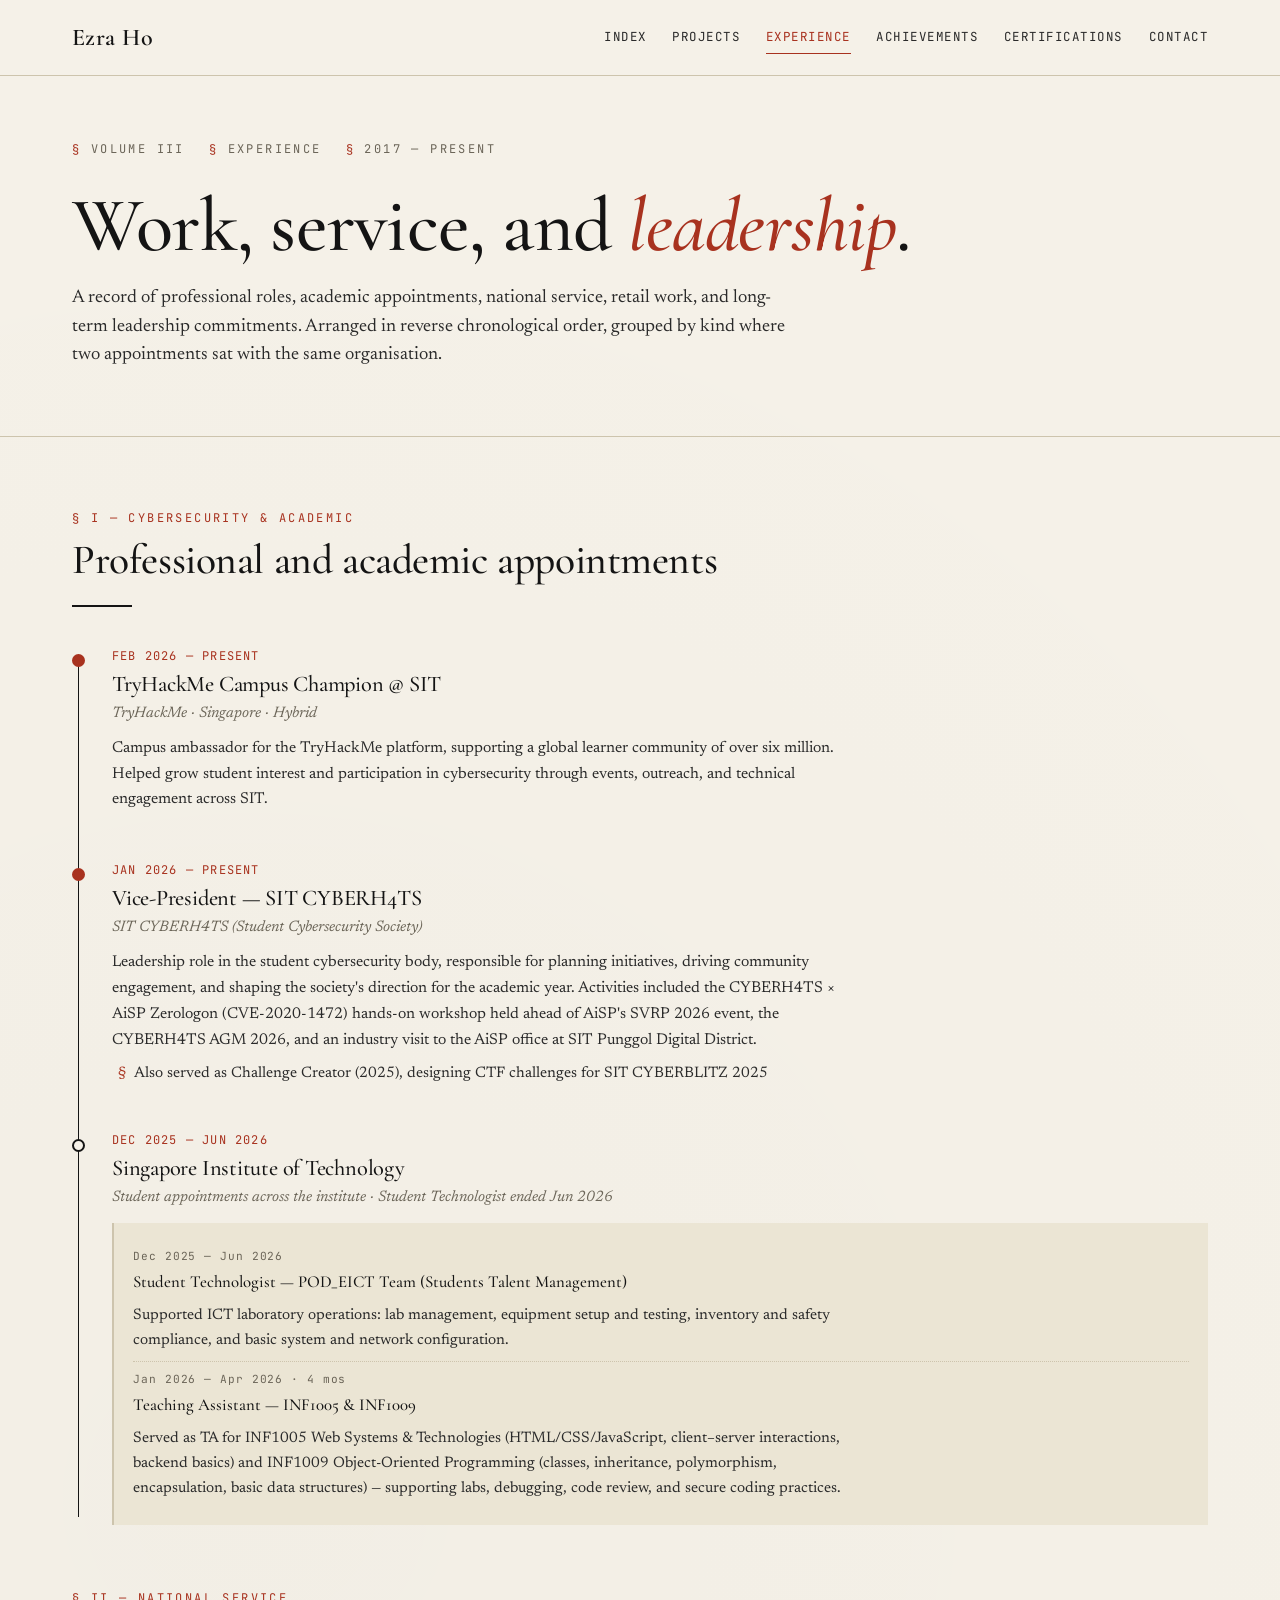
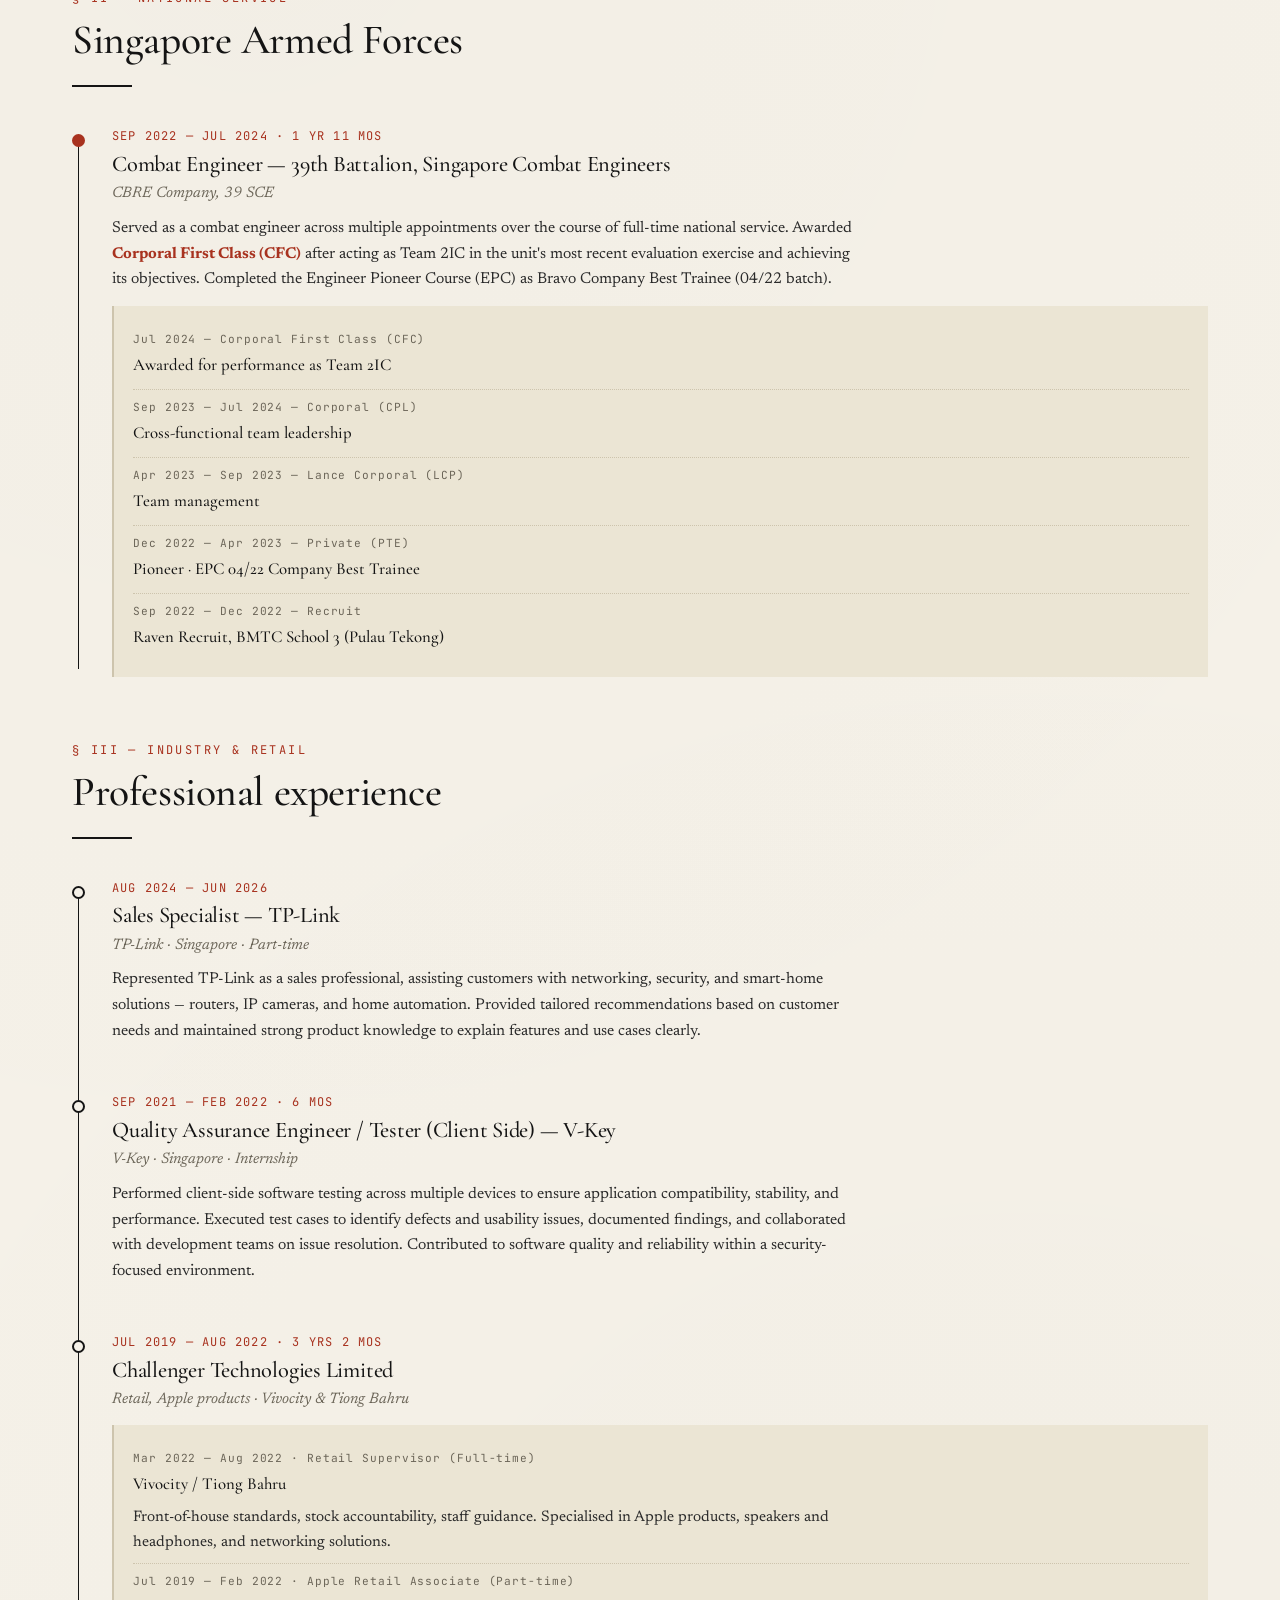
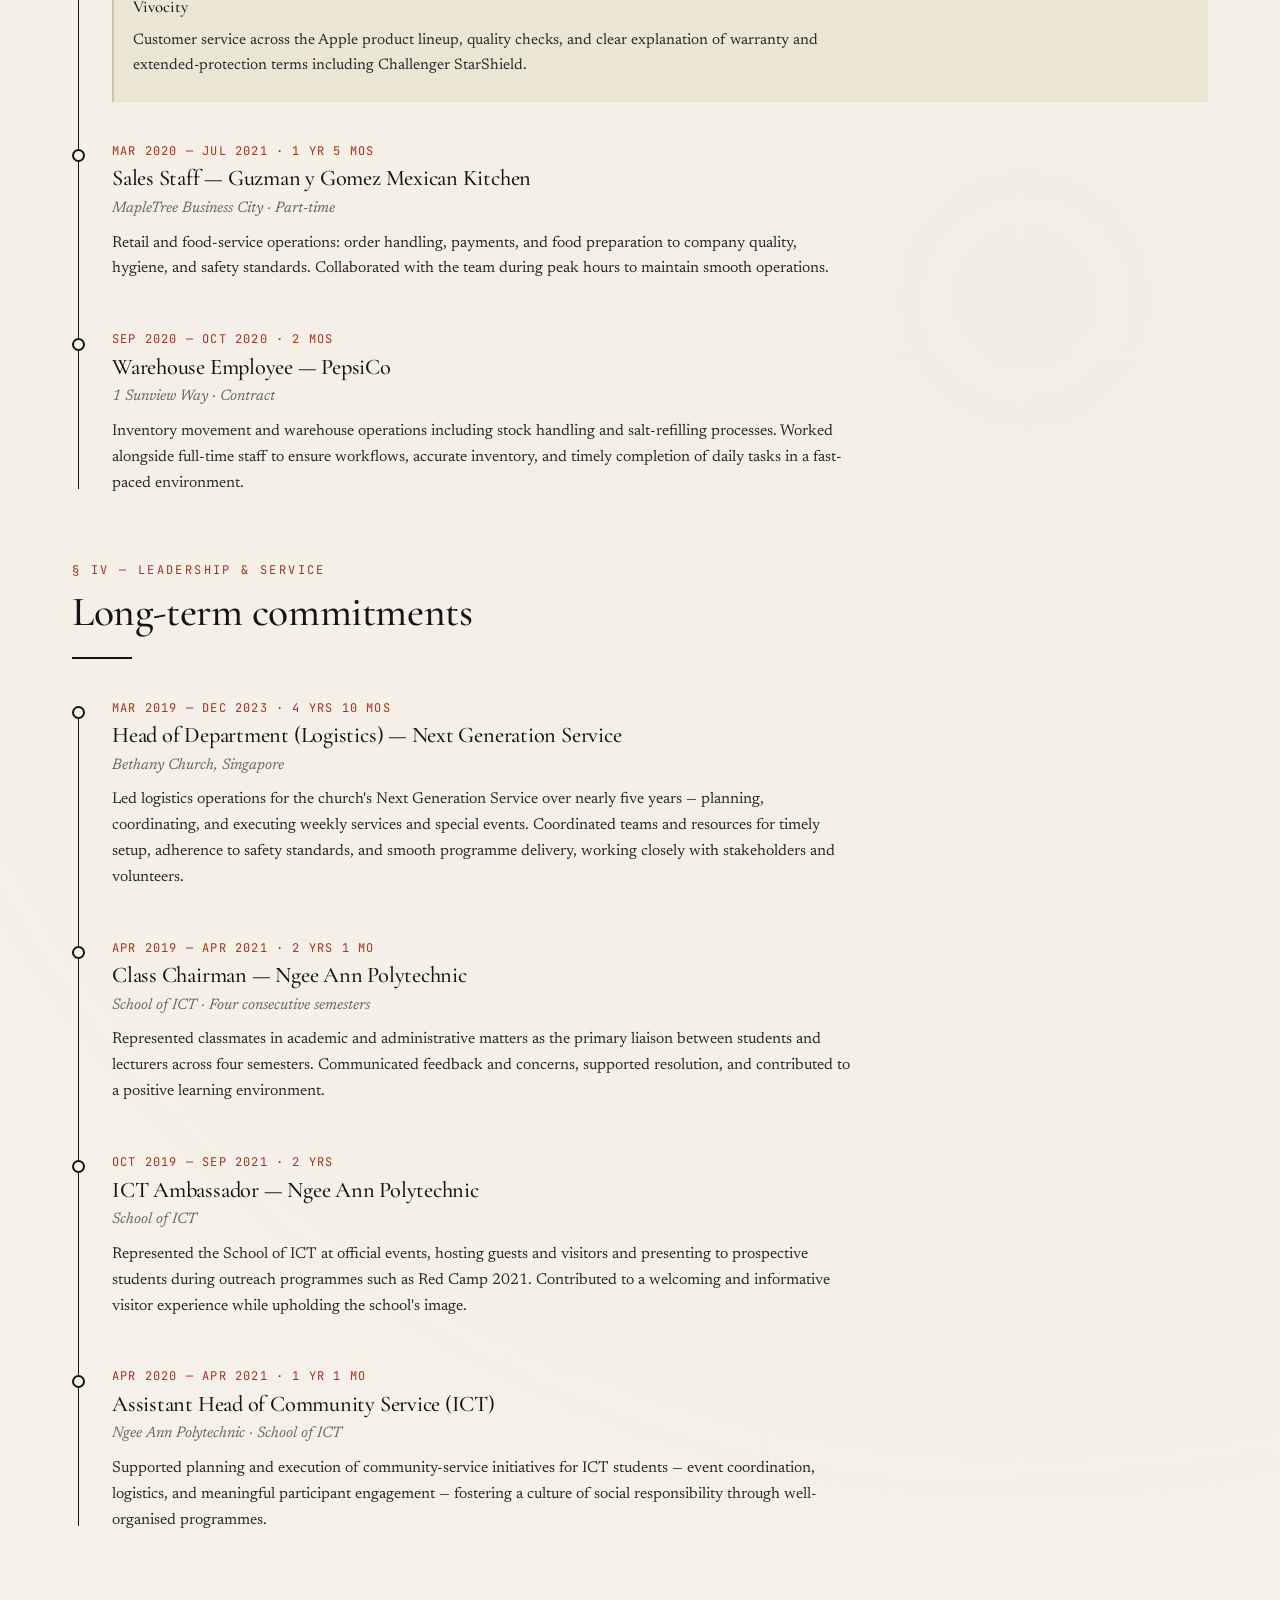
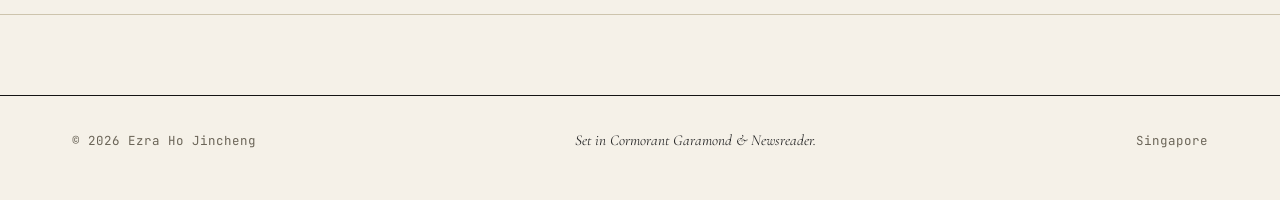
<file: experience.html>
<!DOCTYPE html>
<html lang="en">
<head>
  <meta charset="UTF-8" />
  <meta name="viewport" content="width=device-width, initial-scale=1.0" />
  <title>Experience — Ezra Ho Jincheng</title>
  <meta name="description" content="Work experience and leadership history — Ezra Ho Jincheng, Information Security undergraduate at the Singapore Institute of Technology." />

  <link rel="preconnect" href="https://fonts.googleapis.com">
  <link rel="preconnect" href="https://fonts.gstatic.com" crossorigin>
  <link href="https://fonts.googleapis.com/css2?family=Cormorant+Garamond:ital,wght@0,400;0,500;0,600;1,400;1,500&family=Newsreader:ital,wght@0,400;0,500;1,400&family=JetBrains+Mono:wght@400;500&display=swap" rel="stylesheet">
  <link rel="stylesheet" href="styles.css" />
</head>
<body>

  <header class="site-header">
    <div class="nav-wrap">
      <a class="brand" href="index.html">
        Ezra Ho
      </a>
      <button class="nav-toggle" aria-label="Toggle navigation">MENU</button>
      <nav class="site-nav" id="siteNav">
        <a href="index.html">Index</a>
        <a href="projects.html">Projects</a>
        <a href="experience.html" class="active">Experience</a>
        <a href="achievements.html">Achievements</a>
        <a href="certifications.html">Certifications</a>
        <a href="contact.html">Contact</a>
      </nav>
    </div>
  </header>

  <main>

    <section class="page-top">
      <div class="container">
        <div class="meta rise rise-1">
          <span>Volume III</span>
          <span>Experience</span>
          <span>2017 — Present</span>
        </div>
        <h1 class="rise rise-2">Work, service, and <em style="color:var(--accent);">leadership</em>.</h1>
        <p class="lede rise rise-3">
          A record of professional roles, academic appointments, national service, retail work, and long-term leadership commitments. Arranged in reverse chronological order, grouped by kind where two appointments sat with the same organisation.
        </p>
      </div>
    </section>

    <section class="section">
      <div class="container">

        <div class="section-heading">
          <p class="section-label">§ I — Cybersecurity &amp; Academic</p>
          <h2>Professional and academic appointments</h2>
          <div class="rule" style="width:60px;height:2px;background:var(--ink);margin:1.25rem 0;"></div>
        </div>

        <div class="timeline">

          <article class="timeline-item accent">
            <p class="date">Feb 2026 — Present</p>
            <h3>TryHackMe Campus Champion @ SIT</h3>
            <p class="org">TryHackMe · Singapore · Hybrid</p>
            <p>Campus ambassador for the TryHackMe platform, supporting a global learner community of over six million. Helped grow student interest and participation in cybersecurity through events, outreach, and technical engagement across SIT.</p>
          </article>

          <article class="timeline-item accent">
            <p class="date">Jan 2026 — Present</p>
            <h3>Vice-President — SIT CYBERH4TS</h3>
            <p class="org">SIT CYBERH4TS (Student Cybersecurity Society)</p>
            <p>Leadership role in the student cybersecurity body, responsible for planning initiatives, driving community engagement, and shaping the society's direction for the academic year. Activities included the CYBERH4TS × AiSP Zerologon (CVE-2020-1472) hands-on workshop held ahead of AiSP's SVRP 2026 event, the CYBERH4TS AGM 2026, and an industry visit to the AiSP office at SIT Punggol Digital District.</p>
            <ul>
              <li>Also served as Challenge Creator (2025), designing CTF challenges for SIT CYBERBLITZ 2025</li>
            </ul>
          </article>

          <article class="timeline-item">
            <p class="date">Dec 2025 — Jun 2026</p>
            <h3>Singapore Institute of Technology</h3>
            <p class="org">Student appointments across the institute · Student Technologist ended Jun 2026</p>

            <div class="sub-roles">
              <div class="sub-role">
                <span class="when">Dec 2025 — Jun 2026</span>
                <span class="title">Student Technologist — POD_EICT Team (Students Talent Management)</span>
                <p style="margin:0.3rem 0 0;color:var(--ink-soft);font-size:0.95rem;">Supported ICT laboratory operations: lab management, equipment setup and testing, inventory and safety compliance, and basic system and network configuration.</p>
              </div>
              <div class="sub-role">
                <span class="when">Jan 2026 — Apr 2026 · 4 mos</span>
                <span class="title">Teaching Assistant — INF1005 &amp; INF1009</span>
                <p style="margin:0.3rem 0 0;color:var(--ink-soft);font-size:0.95rem;">Served as TA for INF1005 Web Systems &amp; Technologies (HTML/CSS/JavaScript, client–server interactions, backend basics) and INF1009 Object-Oriented Programming (classes, inheritance, polymorphism, encapsulation, basic data structures) — supporting labs, debugging, code review, and secure coding practices.</p>
              </div>
            </div>
          </article>

        </div>

        <div class="section-heading" style="margin-top:4rem;">
          <p class="section-label">§ II — National Service</p>
          <h2>Singapore Armed Forces</h2>
          <div class="rule" style="width:60px;height:2px;background:var(--ink);margin:1.25rem 0;"></div>
        </div>

        <div class="timeline">

          <article class="timeline-item accent">
            <p class="date">Sep 2022 — Jul 2024 · 1 yr 11 mos</p>
            <h3>Combat Engineer — 39th Battalion, Singapore Combat Engineers</h3>
            <p class="org">CBRE Company, 39 SCE</p>
            <p>Served as a combat engineer across multiple appointments over the course of full-time national service. Awarded <strong style="color:var(--accent);">Corporal First Class (CFC)</strong> after acting as Team 2IC in the unit's most recent evaluation exercise and achieving its objectives. Completed the Engineer Pioneer Course (EPC) as Bravo Company Best Trainee (04/22 batch).</p>

            <div class="sub-roles">
              <div class="sub-role">
                <span class="when">Jul 2024 — Corporal First Class (CFC)</span>
                <span class="title">Awarded for performance as Team 2IC</span>
              </div>
              <div class="sub-role">
                <span class="when">Sep 2023 — Jul 2024 — Corporal (CPL)</span>
                <span class="title">Cross-functional team leadership</span>
              </div>
              <div class="sub-role">
                <span class="when">Apr 2023 — Sep 2023 — Lance Corporal (LCP)</span>
                <span class="title">Team management</span>
              </div>
              <div class="sub-role">
                <span class="when">Dec 2022 — Apr 2023 — Private (PTE)</span>
                <span class="title">Pioneer · EPC 04/22 Company Best Trainee</span>
              </div>
              <div class="sub-role">
                <span class="when">Sep 2022 — Dec 2022 — Recruit</span>
                <span class="title">Raven Recruit, BMTC School 3 (Pulau Tekong)</span>
              </div>
            </div>
          </article>

        </div>

        <div class="section-heading" style="margin-top:4rem;">
          <p class="section-label">§ III — Industry &amp; Retail</p>
          <h2>Professional experience</h2>
          <div class="rule" style="width:60px;height:2px;background:var(--ink);margin:1.25rem 0;"></div>
        </div>

        <div class="timeline">

          <article class="timeline-item">
            <p class="date">Aug 2024 — Jun 2026</p>
            <h3>Sales Specialist — TP-Link</h3>
            <p class="org">TP-Link · Singapore · Part-time</p>
            <p>Represented TP-Link as a sales professional, assisting customers with networking, security, and smart-home solutions — routers, IP cameras, and home automation. Provided tailored recommendations based on customer needs and maintained strong product knowledge to explain features and use cases clearly.</p>
          </article>

          <article class="timeline-item">
            <p class="date">Sep 2021 — Feb 2022 · 6 mos</p>
            <h3>Quality Assurance Engineer / Tester (Client Side) — V-Key</h3>
            <p class="org">V-Key · Singapore · Internship</p>
            <p>Performed client-side software testing across multiple devices to ensure application compatibility, stability, and performance. Executed test cases to identify defects and usability issues, documented findings, and collaborated with development teams on issue resolution. Contributed to software quality and reliability within a security-focused environment.</p>
          </article>

          <article class="timeline-item">
            <p class="date">Jul 2019 — Aug 2022 · 3 yrs 2 mos</p>
            <h3>Challenger Technologies Limited</h3>
            <p class="org">Retail, Apple products · Vivocity &amp; Tiong Bahru</p>

            <div class="sub-roles">
              <div class="sub-role">
                <span class="when">Mar 2022 — Aug 2022 · Retail Supervisor (Full-time)</span>
                <span class="title">Vivocity / Tiong Bahru</span>
                <p style="margin:0.3rem 0 0;color:var(--ink-soft);font-size:0.95rem;">Front-of-house standards, stock accountability, staff guidance. Specialised in Apple products, speakers and headphones, and networking solutions.</p>
              </div>
              <div class="sub-role">
                <span class="when">Jul 2019 — Feb 2022 · Apple Retail Associate (Part-time)</span>
                <span class="title">Vivocity</span>
                <p style="margin:0.3rem 0 0;color:var(--ink-soft);font-size:0.95rem;">Customer service across the Apple product lineup, quality checks, and clear explanation of warranty and extended-protection terms including Challenger StarShield.</p>
              </div>
            </div>
          </article>

          <article class="timeline-item">
            <p class="date">Mar 2020 — Jul 2021 · 1 yr 5 mos</p>
            <h3>Sales Staff — Guzman y Gomez Mexican Kitchen</h3>
            <p class="org">MapleTree Business City · Part-time</p>
            <p>Retail and food-service operations: order handling, payments, and food preparation to company quality, hygiene, and safety standards. Collaborated with the team during peak hours to maintain smooth operations.</p>
          </article>

          <article class="timeline-item">
            <p class="date">Sep 2020 — Oct 2020 · 2 mos</p>
            <h3>Warehouse Employee — PepsiCo</h3>
            <p class="org">1 Sunview Way · Contract</p>
            <p>Inventory movement and warehouse operations including stock handling and salt-refilling processes. Worked alongside full-time staff to ensure workflows, accurate inventory, and timely completion of daily tasks in a fast-paced environment.</p>
          </article>

        </div>

        <div class="section-heading" style="margin-top:4rem;">
          <p class="section-label">§ IV — Leadership &amp; Service</p>
          <h2>Long-term commitments</h2>
          <div class="rule" style="width:60px;height:2px;background:var(--ink);margin:1.25rem 0;"></div>
        </div>

        <div class="timeline">

          <article class="timeline-item">
            <p class="date">Mar 2019 — Dec 2023 · 4 yrs 10 mos</p>
            <h3>Head of Department (Logistics) — Next Generation Service</h3>
            <p class="org">Bethany Church, Singapore</p>
            <p>Led logistics operations for the church's Next Generation Service over nearly five years — planning, coordinating, and executing weekly services and special events. Coordinated teams and resources for timely setup, adherence to safety standards, and smooth programme delivery, working closely with stakeholders and volunteers.</p>
          </article>

          <article class="timeline-item">
            <p class="date">Apr 2019 — Apr 2021 · 2 yrs 1 mo</p>
            <h3>Class Chairman — Ngee Ann Polytechnic</h3>
            <p class="org">School of ICT · Four consecutive semesters</p>
            <p>Represented classmates in academic and administrative matters as the primary liaison between students and lecturers across four semesters. Communicated feedback and concerns, supported resolution, and contributed to a positive learning environment.</p>
          </article>

          <article class="timeline-item">
            <p class="date">Oct 2019 — Sep 2021 · 2 yrs</p>
            <h3>ICT Ambassador — Ngee Ann Polytechnic</h3>
            <p class="org">School of ICT</p>
            <p>Represented the School of ICT at official events, hosting guests and visitors and presenting to prospective students during outreach programmes such as Red Camp 2021. Contributed to a welcoming and informative visitor experience while upholding the school's image.</p>
          </article>

          <article class="timeline-item">
            <p class="date">Apr 2020 — Apr 2021 · 1 yr 1 mo</p>
            <h3>Assistant Head of Community Service (ICT)</h3>
            <p class="org">Ngee Ann Polytechnic · School of ICT</p>
            <p>Supported planning and execution of community-service initiatives for ICT students — event coordination, logistics, and meaningful participant engagement — fostering a culture of social responsibility through well-organised programmes.</p>
          </article>

        </div>

      </div>
    </section>

  </main>

  <footer class="site-footer">
    <div class="footer-wrap">
      <p>© <span id="year"></span> Ezra Ho Jincheng</p>
      <p class="cite">Set in Cormorant Garamond &amp; Newsreader.</p>
      <p>Singapore</p>
    </div>
  </footer>

  <script src="script.js"></script>
</body>
</html>
</file>
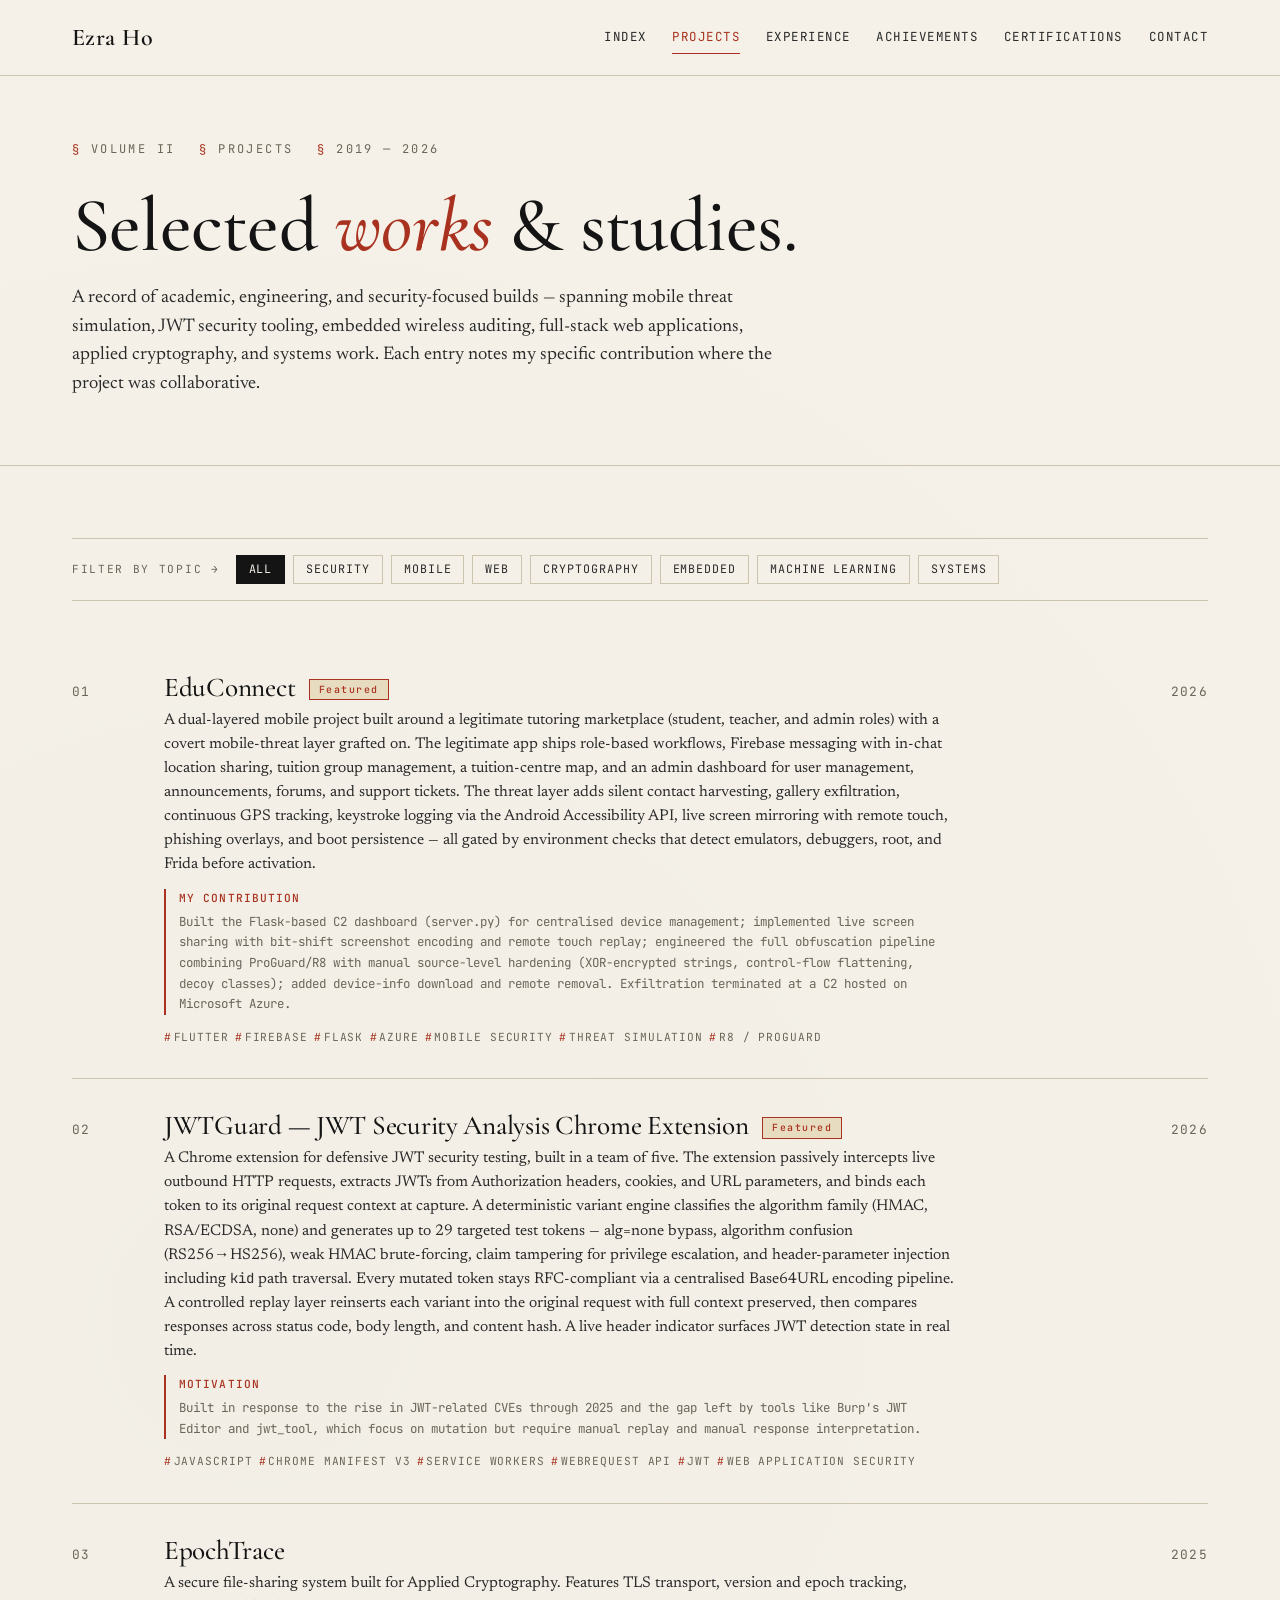
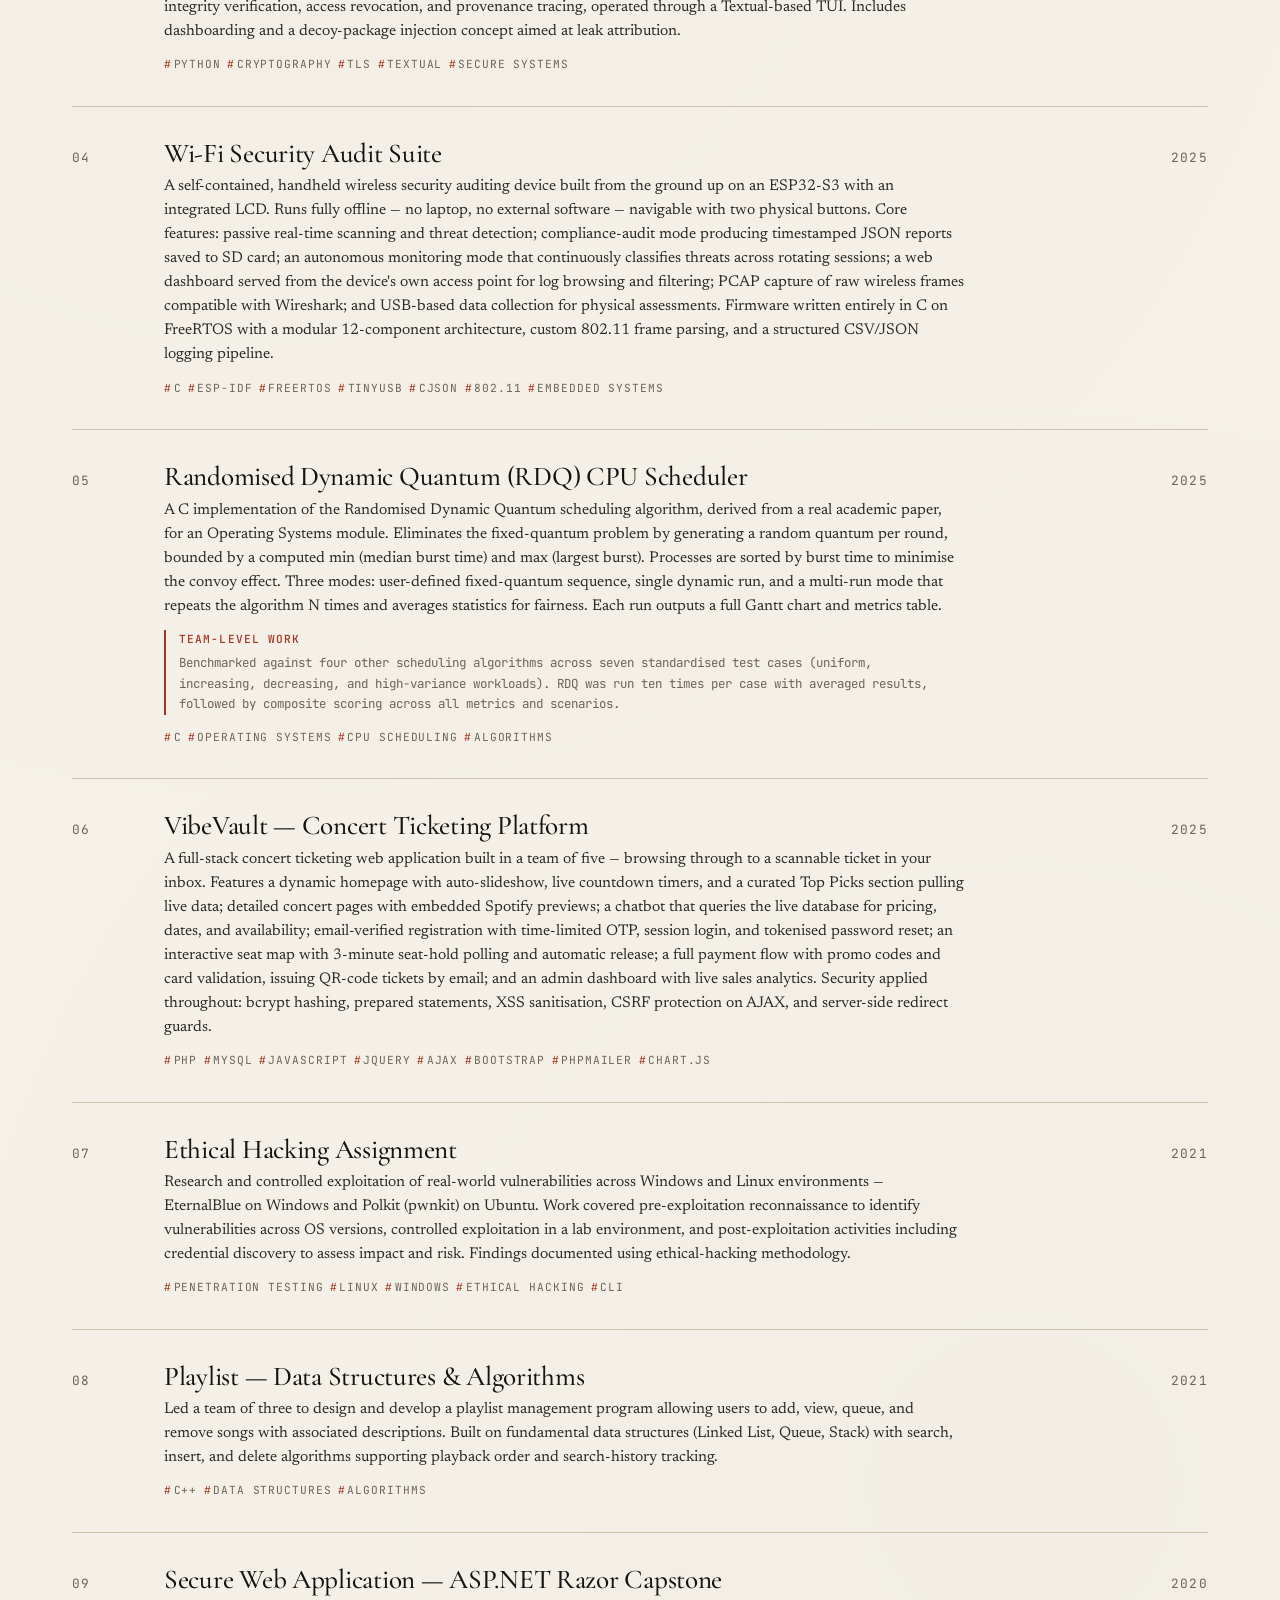
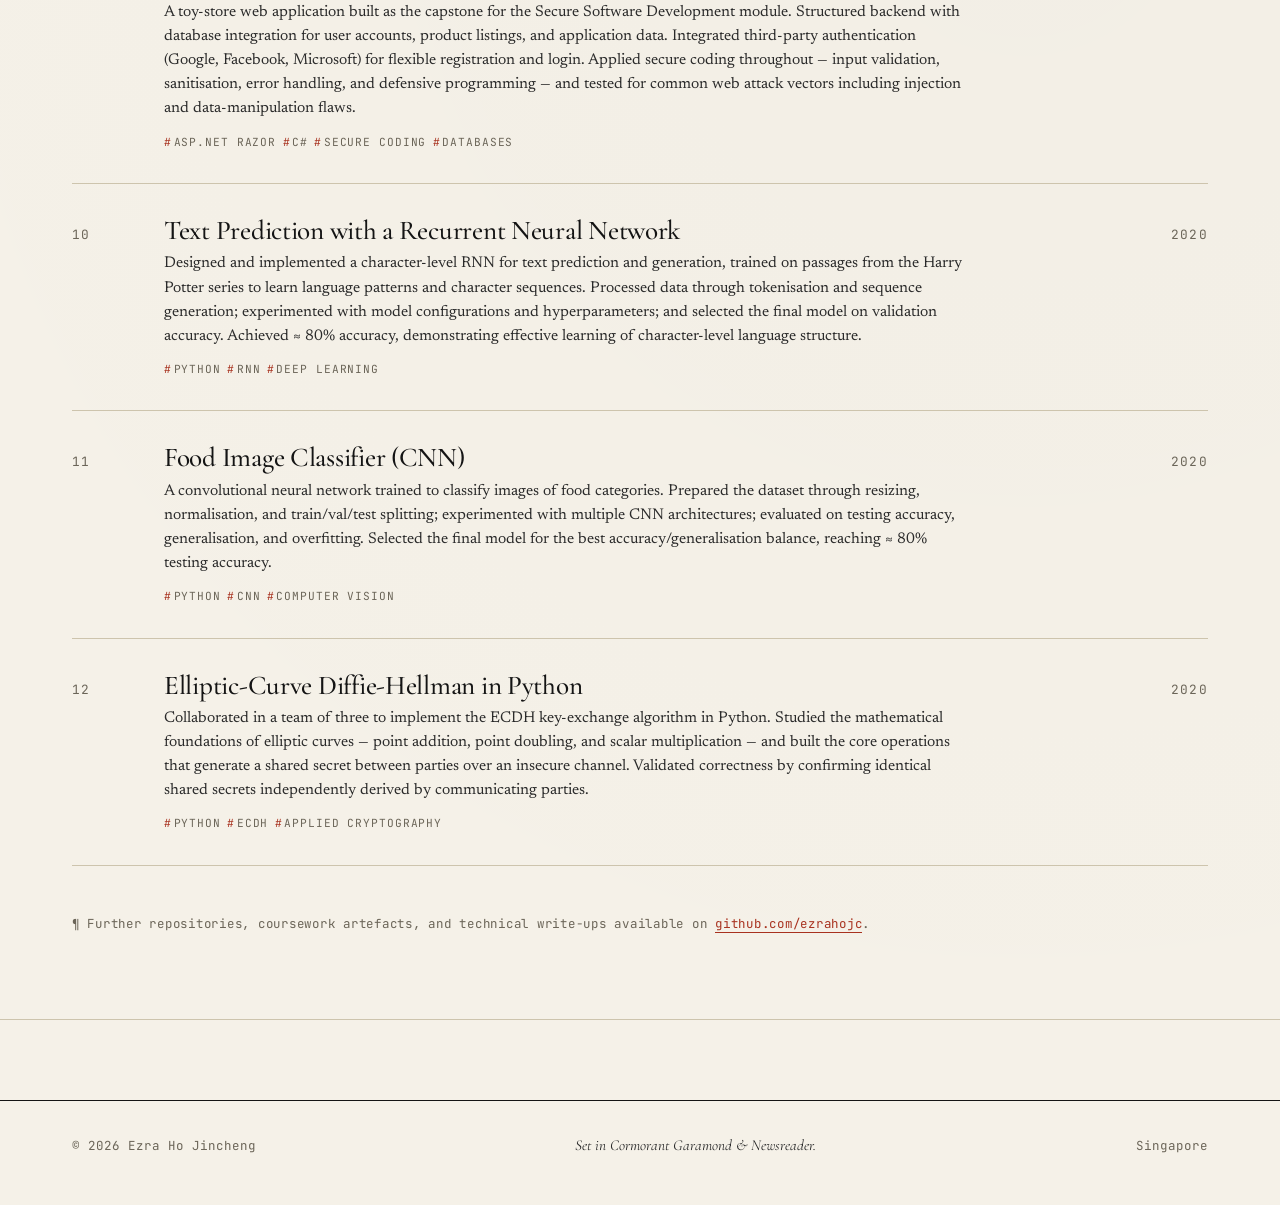
<file: projects.html>
<!DOCTYPE html>
<html lang="en">
<head>
  <meta charset="UTF-8" />
  <meta name="viewport" content="width=device-width, initial-scale=1.0" />
  <title>Projects — Ezra Ho Jincheng</title>
  <meta name="description" content="Selected projects by Ezra Ho Jincheng — mobile threat simulation, JWT security tooling, embedded wireless auditing, applied cryptography, and more." />

  <link rel="preconnect" href="https://fonts.googleapis.com">
  <link rel="preconnect" href="https://fonts.gstatic.com" crossorigin>
  <link href="https://fonts.googleapis.com/css2?family=Cormorant+Garamond:ital,wght@0,400;0,500;0,600;1,400;1,500&family=Newsreader:ital,wght@0,400;0,500;1,400&family=JetBrains+Mono:wght@400;500&display=swap" rel="stylesheet">
  <link rel="stylesheet" href="styles.css" />
</head>
<body>

  <header class="site-header">
    <div class="nav-wrap">
      <a class="brand" href="index.html">
        Ezra Ho
      </a>
      <button class="nav-toggle" aria-label="Toggle navigation">MENU</button>
      <nav class="site-nav" id="siteNav">
        <a href="index.html">Index</a>
        <a href="projects.html" class="active">Projects</a>
        <a href="experience.html">Experience</a>
        <a href="achievements.html">Achievements</a>
        <a href="certifications.html">Certifications</a>
        <a href="contact.html">Contact</a>
      </nav>
    </div>
  </header>

  <main>

    <section class="page-top">
      <div class="container">
        <div class="meta rise rise-1">
          <span>Volume II</span>
          <span>Projects</span>
          <span>2019 — 2026</span>
        </div>
        <h1 class="rise rise-2">Selected <em style="color:var(--accent);">works</em> &amp; studies.</h1>
        <p class="lede rise rise-3">
          A record of academic, engineering, and security-focused builds — spanning mobile threat simulation, JWT security tooling, embedded wireless auditing, full-stack web applications, applied cryptography, and systems work. Each entry notes my specific contribution where the project was collaborative.
        </p>
      </div>
    </section>

    <section class="section">
      <div class="container">

        <div class="filter-bar rise rise-1">
          <span class="filter-label">Filter by topic →</span>
          <button class="filter-btn active" data-filter="all">All</button>
          <button class="filter-btn" data-filter="security">Security</button>
          <button class="filter-btn" data-filter="mobile">Mobile</button>
          <button class="filter-btn" data-filter="web">Web</button>
          <button class="filter-btn" data-filter="crypto">Cryptography</button>
          <button class="filter-btn" data-filter="embedded">Embedded</button>
          <button class="filter-btn" data-filter="ml">Machine Learning</button>
          <button class="filter-btn" data-filter="systems">Systems</button>
        </div>

        <div class="project-list">

          <!-- EduConnect -->
          <article class="project-row" data-tags="security mobile web">
            <div class="num">01</div>
            <div>
              <h2 class="project-title">EduConnect <span class="featured-mark">Featured</span></h2>
              <p class="project-desc">
                A dual-layered mobile project built around a legitimate tutoring marketplace (student, teacher, and admin roles) with a covert mobile-threat layer grafted on. The legitimate app ships role-based workflows, Firebase messaging with in-chat location sharing, tuition group management, a tuition-centre map, and an admin dashboard for user management, announcements, forums, and support tickets. The threat layer adds silent contact harvesting, gallery exfiltration, continuous GPS tracking, keystroke logging via the Android Accessibility API, live screen mirroring with remote touch, phishing overlays, and boot persistence — all gated by environment checks that detect emulators, debuggers, root, and Frida before activation.
              </p>
              <div class="project-contribution">
                <strong>My Contribution</strong>
                Built the Flask-based C2 dashboard (server.py) for centralised device management; implemented live screen sharing with bit-shift screenshot encoding and remote touch replay; engineered the full obfuscation pipeline combining ProGuard/R8 with manual source-level hardening (XOR-encrypted strings, control-flow flattening, decoy classes); added device-info download and remote removal. Exfiltration terminated at a C2 hosted on Microsoft Azure.
              </div>
              <div class="project-tags">
                <span>Flutter</span><span>Firebase</span><span>Flask</span><span>Azure</span><span>Mobile Security</span><span>Threat Simulation</span><span>R8 / ProGuard</span>
              </div>
            </div>
            <div class="project-year">2026</div>
          </article>

          <!-- JWTGuard -->
          <article class="project-row" data-tags="security web">
            <div class="num">02</div>
            <div>
              <h2 class="project-title">JWTGuard — JWT Security Analysis Chrome Extension <span class="featured-mark">Featured</span></h2>
              <p class="project-desc">
                A Chrome extension for defensive JWT security testing, built in a team of five. The extension passively intercepts live outbound HTTP requests, extracts JWTs from Authorization headers, cookies, and URL parameters, and binds each token to its original request context at capture. A deterministic variant engine classifies the algorithm family (HMAC, RSA/ECDSA, none) and generates up to 29 targeted test tokens — alg=none bypass, algorithm confusion (RS256→HS256), weak HMAC brute-forcing, claim tampering for privilege escalation, and header-parameter injection including <code style="font-family:var(--f-mono);font-size:0.9em;">kid</code> path traversal. Every mutated token stays RFC-compliant via a centralised Base64URL encoding pipeline. A controlled replay layer reinserts each variant into the original request with full context preserved, then compares responses across status code, body length, and content hash. A live header indicator surfaces JWT detection state in real time.
              </p>
              <div class="project-contribution">
                <strong>Motivation</strong>
                Built in response to the rise in JWT-related CVEs through 2025 and the gap left by tools like Burp's JWT Editor and jwt_tool, which focus on mutation but require manual replay and manual response interpretation.
              </div>
              <div class="project-tags">
                <span>JavaScript</span><span>Chrome Manifest V3</span><span>Service Workers</span><span>WebRequest API</span><span>JWT</span><span>Web Application Security</span>
              </div>
            </div>
            <div class="project-year">2026</div>
          </article>

          <!-- EpochTrace -->
          <article class="project-row" data-tags="security crypto">
            <div class="num">03</div>
            <div>
              <h2 class="project-title">EpochTrace</h2>
              <p class="project-desc">
                A secure file-sharing system built for Applied Cryptography. Features TLS transport, version and epoch tracking, integrity verification, access revocation, and provenance tracing, operated through a Textual-based TUI. Includes dashboarding and a decoy-package injection concept aimed at leak attribution.
              </p>
              <div class="project-tags">
                <span>Python</span><span>Cryptography</span><span>TLS</span><span>Textual</span><span>Secure Systems</span>
              </div>
            </div>
            <div class="project-year">2025</div>
          </article>

          <!-- Wi-Fi Security Audit Suite -->
          <article class="project-row" data-tags="security embedded">
            <div class="num">04</div>
            <div>
              <h2 class="project-title">Wi-Fi Security Audit Suite</h2>
              <p class="project-desc">
                A self-contained, handheld wireless security auditing device built from the ground up on an ESP32-S3 with an integrated LCD. Runs fully offline — no laptop, no external software — navigable with two physical buttons. Core features: passive real-time scanning and threat detection; compliance-audit mode producing timestamped JSON reports saved to SD card; an autonomous monitoring mode that continuously classifies threats across rotating sessions; a web dashboard served from the device's own access point for log browsing and filtering; PCAP capture of raw wireless frames compatible with Wireshark; and USB-based data collection for physical assessments. Firmware written entirely in C on FreeRTOS with a modular 12-component architecture, custom 802.11 frame parsing, and a structured CSV/JSON logging pipeline.
              </p>
              <div class="project-tags">
                <span>C</span><span>ESP-IDF</span><span>FreeRTOS</span><span>TinyUSB</span><span>cJSON</span><span>802.11</span><span>Embedded Systems</span>
              </div>
            </div>
            <div class="project-year">2025</div>
          </article>

          <!-- RDQ Scheduling -->
          <article class="project-row" data-tags="systems">
            <div class="num">05</div>
            <div>
              <h2 class="project-title">Randomised Dynamic Quantum (RDQ) CPU Scheduler</h2>
              <p class="project-desc">
                A C implementation of the Randomised Dynamic Quantum scheduling algorithm, derived from a real academic paper, for an Operating Systems module. Eliminates the fixed-quantum problem by generating a random quantum per round, bounded by a computed min (median burst time) and max (largest burst). Processes are sorted by burst time to minimise the convoy effect. Three modes: user-defined fixed-quantum sequence, single dynamic run, and a multi-run mode that repeats the algorithm N times and averages statistics for fairness. Each run outputs a full Gantt chart and metrics table.
              </p>
              <div class="project-contribution">
                <strong>Team-level work</strong>
                Benchmarked against four other scheduling algorithms across seven standardised test cases (uniform, increasing, decreasing, and high-variance workloads). RDQ was run ten times per case with averaged results, followed by composite scoring across all metrics and scenarios.
              </div>
              <div class="project-tags">
                <span>C</span><span>Operating Systems</span><span>CPU Scheduling</span><span>Algorithms</span>
              </div>
            </div>
            <div class="project-year">2025</div>
          </article>

          <!-- VibeVault -->
          <article class="project-row" data-tags="web security">
            <div class="num">06</div>
            <div>
              <h2 class="project-title">VibeVault — Concert Ticketing Platform</h2>
              <p class="project-desc">
                A full-stack concert ticketing web application built in a team of five — browsing through to a scannable ticket in your inbox. Features a dynamic homepage with auto-slideshow, live countdown timers, and a curated Top Picks section pulling live data; detailed concert pages with embedded Spotify previews; a chatbot that queries the live database for pricing, dates, and availability; email-verified registration with time-limited OTP, session login, and tokenised password reset; an interactive seat map with 3-minute seat-hold polling and automatic release; a full payment flow with promo codes and card validation, issuing QR-code tickets by email; and an admin dashboard with live sales analytics. Security applied throughout: bcrypt hashing, prepared statements, XSS sanitisation, CSRF protection on AJAX, and server-side redirect guards.
              </p>
              <div class="project-tags">
                <span>PHP</span><span>MySQL</span><span>JavaScript</span><span>jQuery</span><span>AJAX</span><span>Bootstrap</span><span>PHPMailer</span><span>Chart.js</span>
              </div>
            </div>
            <div class="project-year">2025</div>
          </article>

          <!-- Ethical Hacking -->
          <article class="project-row" data-tags="security">
            <div class="num">07</div>
            <div>
              <h2 class="project-title">Ethical Hacking Assignment</h2>
              <p class="project-desc">
                Research and controlled exploitation of real-world vulnerabilities across Windows and Linux environments — EternalBlue on Windows and Polkit (pwnkit) on Ubuntu. Work covered pre-exploitation reconnaissance to identify vulnerabilities across OS versions, controlled exploitation in a lab environment, and post-exploitation activities including credential discovery to assess impact and risk. Findings documented using ethical-hacking methodology.
              </p>
              <div class="project-tags">
                <span>Penetration Testing</span><span>Linux</span><span>Windows</span><span>Ethical Hacking</span><span>CLI</span>
              </div>
            </div>
            <div class="project-year">2021</div>
          </article>

          <!-- Playlist DSA -->
          <article class="project-row" data-tags="systems">
            <div class="num">08</div>
            <div>
              <h2 class="project-title">Playlist — Data Structures &amp; Algorithms</h2>
              <p class="project-desc">
                Led a team of three to design and develop a playlist management program allowing users to add, view, queue, and remove songs with associated descriptions. Built on fundamental data structures (Linked List, Queue, Stack) with search, insert, and delete algorithms supporting playback order and search-history tracking.
              </p>
              <div class="project-tags">
                <span>C++</span><span>Data Structures</span><span>Algorithms</span>
              </div>
            </div>
            <div class="project-year">2021</div>
          </article>

          <!-- Secure ASP.NET -->
          <article class="project-row" data-tags="security web">
            <div class="num">09</div>
            <div>
              <h2 class="project-title">Secure Web Application — ASP.NET Razor Capstone</h2>
              <p class="project-desc">
                A toy-store web application built as the capstone for the Secure Software Development module. Structured backend with database integration for user accounts, product listings, and application data. Integrated third-party authentication (Google, Facebook, Microsoft) for flexible registration and login. Applied secure coding throughout — input validation, sanitisation, error handling, and defensive programming — and tested for common web attack vectors including injection and data-manipulation flaws.
              </p>
              <div class="project-tags">
                <span>ASP.NET Razor</span><span>C#</span><span>Secure Coding</span><span>Databases</span>
              </div>
            </div>
            <div class="project-year">2020</div>
          </article>

          <!-- RNN -->
          <article class="project-row" data-tags="ml">
            <div class="num">10</div>
            <div>
              <h2 class="project-title">Text Prediction with a Recurrent Neural Network</h2>
              <p class="project-desc">
                Designed and implemented a character-level RNN for text prediction and generation, trained on passages from the Harry Potter series to learn language patterns and character sequences. Processed data through tokenisation and sequence generation; experimented with model configurations and hyperparameters; and selected the final model on validation accuracy. Achieved ≈ 80% accuracy, demonstrating effective learning of character-level language structure.
              </p>
              <div class="project-tags">
                <span>Python</span><span>RNN</span><span>Deep Learning</span>
              </div>
            </div>
            <div class="project-year">2020</div>
          </article>

          <!-- CNN Food Classifier -->
          <article class="project-row" data-tags="ml">
            <div class="num">11</div>
            <div>
              <h2 class="project-title">Food Image Classifier (CNN)</h2>
              <p class="project-desc">
                A convolutional neural network trained to classify images of food categories. Prepared the dataset through resizing, normalisation, and train/val/test splitting; experimented with multiple CNN architectures; evaluated on testing accuracy, generalisation, and overfitting. Selected the final model for the best accuracy/generalisation balance, reaching ≈ 80% testing accuracy.
              </p>
              <div class="project-tags">
                <span>Python</span><span>CNN</span><span>Computer Vision</span>
              </div>
            </div>
            <div class="project-year">2020</div>
          </article>

          <!-- ECDH -->
          <article class="project-row" data-tags="crypto">
            <div class="num">12</div>
            <div>
              <h2 class="project-title">Elliptic-Curve Diffie-Hellman in Python</h2>
              <p class="project-desc">
                Collaborated in a team of three to implement the ECDH key-exchange algorithm in Python. Studied the mathematical foundations of elliptic curves — point addition, point doubling, and scalar multiplication — and built the core operations that generate a shared secret between parties over an insecure channel. Validated correctness by confirming identical shared secrets independently derived by communicating parties.
              </p>
              <div class="project-tags">
                <span>Python</span><span>ECDH</span><span>Applied Cryptography</span>
              </div>
            </div>
            <div class="project-year">2020</div>
          </article>

        </div>

        <p style="margin-top:3rem;font-family:var(--f-mono);font-size:0.78rem;color:var(--muted);letter-spacing:0.06em;">
          ¶ Further repositories, coursework artefacts, and technical write-ups available on
          <a href="https://github.com/ezrahojc" target="_blank" rel="noreferrer" style="color:var(--accent);border-bottom:1px solid var(--accent);">github.com/ezrahojc</a>.
        </p>

      </div>
    </section>

  </main>

  <footer class="site-footer">
    <div class="footer-wrap">
      <p>© <span id="year"></span> Ezra Ho Jincheng</p>
      <p class="cite">Set in Cormorant Garamond &amp; Newsreader.</p>
      <p>Singapore</p>
    </div>
  </footer>

  <script src="script.js"></script>
</body>
</html>
</file>
<file: styles.css>
/* ============================================================
   Ezra Ho Jincheng — Academic Portfolio
   Editorial / research-journal aesthetic
   ============================================================ */

:root {
  /* Palette — warm paper, deep ink, oxblood accent */
  --paper:        #f5f1e8;
  --paper-soft:   #ebe5d4;
  --paper-dark:   #e0d8c0;
  --ink:          #141414;
  --ink-soft:     #2a2a2a;
  --muted:        #6b6558;
  --rule:         #cdc4ad;
  --accent:       #a8321f;
  --accent-soft:  #c85a3d;
  --highlight:    #e8dcc0;

  /* Type */
  --f-display: "Cormorant Garamond", "EB Garamond", Georgia, serif;
  --f-body:    "Newsreader", "Source Serif Pro", Georgia, serif;
  --f-mono:    "JetBrains Mono", "IBM Plex Mono", ui-monospace, monospace;

  --maxw: 1200px;
}

/* ----- Reset ----- */
*, *::before, *::after { box-sizing: border-box; }
html { scroll-behavior: smooth; }
body {
  margin: 0;
  background: var(--paper);
  color: var(--ink);
  font-family: var(--f-body);
  font-size: 17px;
  line-height: 1.65;
  -webkit-font-smoothing: antialiased;
  text-rendering: optimizeLegibility;
  background-image:
    radial-gradient(circle at 20% 30%, rgba(0,0,0,0.012) 0%, transparent 40%),
    radial-gradient(circle at 80% 70%, rgba(0,0,0,0.012) 0%, transparent 40%);
}

a { color: var(--ink); text-decoration: none; }
a:hover { color: var(--accent); }

h1, h2, h3, h4 {
  font-family: var(--f-display);
  font-weight: 500;
  letter-spacing: -0.01em;
  line-height: 1.1;
  margin: 0 0 0.5em;
}
h1 { font-size: clamp(2.6rem, 6vw, 4.8rem); }
h2 { font-size: clamp(1.9rem, 3.5vw, 2.6rem); }
h3 { font-size: 1.35rem; }

p { margin: 0 0 1em; }

.container {
  max-width: var(--maxw);
  margin: 0 auto;
  padding: 0 2rem;
}

em { font-style: italic; }

/* ----- Header / Nav ----- */
.site-header {
  border-bottom: 1px solid var(--rule);
  background: var(--paper);
  position: sticky;
  top: 0;
  z-index: 50;
}
.nav-wrap {
  display: flex;
  align-items: center;
  justify-content: space-between;
  padding: 1.1rem 2rem;
  max-width: var(--maxw);
  margin: 0 auto;
}
.brand {
  font-family: var(--f-display);
  font-size: 1.5rem;
  font-weight: 600;
  letter-spacing: 0.02em;
  display: flex;
  align-items: baseline;
  gap: 0.5rem;
}
.brand .brand-mark {
  font-family: var(--f-mono);
  font-size: 0.7rem;
  color: var(--accent);
  letter-spacing: 0.1em;
  text-transform: uppercase;
}
.site-nav {
  display: flex;
  gap: 1.6rem;
  font-family: var(--f-mono);
  font-size: 0.78rem;
  text-transform: uppercase;
  letter-spacing: 0.12em;
}
.site-nav a {
  position: relative;
  padding: 0.25rem 0;
  color: var(--ink-soft);
  transition: color 0.2s;
}
.site-nav a::after {
  content: "";
  position: absolute;
  left: 0; right: 0; bottom: -2px;
  height: 1px;
  background: var(--accent);
  transform: scaleX(0);
  transform-origin: left;
  transition: transform 0.25s ease;
}
.site-nav a:hover::after,
.site-nav a.active::after { transform: scaleX(1); }
.site-nav a.active { color: var(--accent); }

.nav-toggle {
  display: none;
  background: none;
  border: 1px solid var(--rule);
  font-family: var(--f-mono);
  font-size: 0.75rem;
  padding: 0.4rem 0.7rem;
  cursor: pointer;
  color: var(--ink);
}

main { padding-bottom: 5rem; }

/* ----- Page top ----- */
.page-top {
  border-bottom: 1px solid var(--rule);
  padding: 4rem 0 3rem;
}
.page-top .meta {
  font-family: var(--f-mono);
  font-size: 0.75rem;
  text-transform: uppercase;
  letter-spacing: 0.2em;
  color: var(--muted);
  margin-bottom: 1.5rem;
  display: flex;
  gap: 1.5rem;
  flex-wrap: wrap;
}
.page-top .meta span::before {
  content: "§ ";
  color: var(--accent);
}
.page-top h1 {
  max-width: 920px;
  margin-bottom: 1rem;
}
.page-top .lede {
  max-width: 720px;
  font-size: 1.15rem;
  color: var(--ink-soft);
  line-height: 1.55;
}

/* ----- Hero ----- */
.hero {
  padding: 5rem 0 4rem;
  border-bottom: 1px solid var(--rule);
  position: relative;
  overflow: hidden;
}
.hero::before {
  content: "";
  position: absolute;
  top: 2rem; right: -120px;
  width: 520px; height: 520px;
  background: repeating-linear-gradient(
    45deg, transparent 0 14px, rgba(168, 50, 31, 0.04) 14px 15px
  );
  pointer-events: none;
  z-index: 0;
}
.hero-grid {
  display: grid;
  grid-template-columns: 1.4fr 1fr;
  gap: 4rem;
  align-items: start;
  position: relative;
  z-index: 1;
}
.eyebrow {
  font-family: var(--f-mono);
  font-size: 0.78rem;
  letter-spacing: 0.2em;
  text-transform: uppercase;
  color: var(--accent);
  margin-bottom: 1.5rem;
}
.eyebrow::before { content: "— "; }
.hero h1 {
  margin-bottom: 1.5rem;
  font-weight: 500;
}
.hero h1 em {
  color: var(--accent);
  font-weight: 400;
}
.hero-copy {
  font-size: 1.15rem;
  color: var(--ink-soft);
  max-width: 600px;
  line-height: 1.6;
}
.hero-actions {
  display: flex;
  gap: 0.75rem;
  margin: 2rem 0 0;
  flex-wrap: wrap;
}

/* ----- Specimen card ----- */
.specimen {
  border: 1px solid var(--ink);
  background: var(--paper-soft);
  padding: 2rem;
  position: relative;
  box-shadow: 8px 8px 0 var(--ink);
}
.specimen dl {
  margin: 1.5rem 0 0;
  display: grid;
  grid-template-columns: auto 1fr;
  gap: 0.7rem 1.25rem;
  font-size: 0.9rem;
}
.specimen dt {
  font-family: var(--f-mono);
  font-size: 0.7rem;
  text-transform: uppercase;
  letter-spacing: 0.12em;
  color: var(--muted);
  padding-top: 0.2rem;
}
.specimen dd {
  margin: 0;
  color: var(--ink-soft);
  border-bottom: 1px dotted var(--rule);
  padding-bottom: 0.6rem;
}
.specimen dd:last-child { border-bottom: none; }
.specimen h3 {
  font-family: var(--f-display);
  font-weight: 500;
  font-style: italic;
  margin-bottom: 0.2rem;
}
.specimen .initials {
  font-family: var(--f-display);
  font-size: 3.5rem;
  line-height: 1;
  font-weight: 500;
  color: var(--accent);
  letter-spacing: -0.02em;
}

/* ----- Buttons ----- */
.btn {
  display: inline-flex;
  align-items: center;
  gap: 0.5rem;
  padding: 0.75rem 1.3rem;
  font-family: var(--f-mono);
  font-size: 0.8rem;
  letter-spacing: 0.1em;
  text-transform: uppercase;
  border: 1px solid var(--ink);
  transition: all 0.2s ease;
  cursor: pointer;
  white-space: nowrap;
}
.btn-primary { background: var(--ink); color: var(--paper); }
.btn-primary:hover {
  background: var(--accent);
  border-color: var(--accent);
  color: var(--paper);
  transform: translate(-2px, -2px);
  box-shadow: 4px 4px 0 var(--ink);
}
.btn-secondary { background: transparent; color: var(--ink); }
.btn-secondary:hover {
  background: var(--ink);
  color: var(--paper);
  transform: translate(-2px, -2px);
  box-shadow: 4px 4px 0 var(--accent);
}
.btn-arrow::after {
  content: "→";
  font-family: var(--f-body);
}

/* ----- Section ----- */
.section {
  padding: 4.5rem 0;
  border-bottom: 1px solid var(--rule);
}
.section.no-rule { border-bottom: none; }
.section-label {
  font-family: var(--f-mono);
  font-size: 0.75rem;
  text-transform: uppercase;
  letter-spacing: 0.2em;
  color: var(--accent);
  margin-bottom: 0.6rem;
}
.section-heading {
  margin-bottom: 2.5rem;
  max-width: 820px;
}
.section-heading .rule {
  width: 60px;
  height: 2px;
  background: var(--ink);
  margin: 1.25rem 0;
}

/* ----- Two column layout ----- */
.two-col {
  display: grid;
  grid-template-columns: 220px 1fr;
  gap: 3rem;
  align-items: start;
}
.two-col .col-label { position: sticky; top: 6rem; }
.two-col .col-label .section-label { margin-bottom: 0.4rem; }
.two-col .col-label h2 { font-size: 1.8rem; }
.two-col .col-label .rule {
  width: 40px; height: 2px; background: var(--ink);
  margin-top: 1rem;
}
.two-col p:last-child { margin-bottom: 0; }

/* ----- Highlights strip ----- */
.highlights {
  display: grid;
  grid-template-columns: repeat(3, 1fr);
  gap: 0;
  border-top: 1px solid var(--ink);
  border-bottom: 1px solid var(--ink);
  margin: 3rem 0 0;
}
.highlight-item {
  padding: 1.75rem 1.5rem;
  border-right: 1px solid var(--rule);
}
.highlight-item:last-child { border-right: none; }
.highlight-item .num {
  font-family: var(--f-mono);
  font-size: 0.7rem;
  color: var(--accent);
  letter-spacing: 0.15em;
  display: block;
  margin-bottom: 0.5rem;
}
.highlight-item h3 {
  font-family: var(--f-display);
  font-size: 1.2rem;
  font-weight: 500;
  margin-bottom: 0.25rem;
}
.highlight-item p {
  font-size: 0.92rem;
  color: var(--muted);
  margin: 0;
}

/* ----- Projects ----- */
.project-list { display: flex; flex-direction: column; }
.project-row {
  display: grid;
  grid-template-columns: 60px 1fr auto;
  gap: 2rem;
  padding: 2rem 0;
  border-bottom: 1px solid var(--rule);
  align-items: baseline;
  transition: background 0.25s ease;
  position: relative;
}
.project-row:hover {
  background: linear-gradient(to right, var(--highlight) 0%, transparent 80%);
}
.project-row:hover .project-title { color: var(--accent); }
.project-row .num {
  font-family: var(--f-mono);
  font-size: 0.8rem;
  color: var(--muted);
  letter-spacing: 0.1em;
}
.project-title {
  font-family: var(--f-display);
  font-size: 1.7rem;
  font-weight: 500;
  margin-bottom: 0.4rem;
  transition: color 0.2s;
}
.project-title .featured-mark {
  font-family: var(--f-mono);
  font-size: 0.62rem;
  letter-spacing: 0.15em;
  color: var(--accent);
  background: var(--highlight);
  padding: 0.2rem 0.55rem;
  vertical-align: middle;
  margin-left: 0.5rem;
  border: 1px solid var(--accent);
}
.project-desc {
  color: var(--ink-soft);
  font-size: 0.97rem;
  max-width: 800px;
  margin-bottom: 0.7rem;
  line-height: 1.55;
}
.project-contribution {
  font-family: var(--f-mono);
  font-size: 0.78rem;
  color: var(--muted);
  margin-bottom: 0.8rem;
  padding-left: 0.8rem;
  border-left: 2px solid var(--accent);
  max-width: 780px;
}
.project-contribution strong {
  color: var(--accent);
  font-weight: 500;
  text-transform: uppercase;
  letter-spacing: 0.1em;
  font-size: 0.7rem;
  display: block;
  margin-bottom: 0.3rem;
}
.project-tags {
  display: flex;
  flex-wrap: wrap;
  gap: 0.4rem;
  font-family: var(--f-mono);
  font-size: 0.7rem;
  color: var(--muted);
  text-transform: uppercase;
  letter-spacing: 0.08em;
}
.project-tags span::before {
  content: "#";
  color: var(--accent);
  margin-right: 0.1rem;
}
.project-year {
  font-family: var(--f-mono);
  font-size: 0.8rem;
  color: var(--muted);
  letter-spacing: 0.1em;
  white-space: nowrap;
}

/* ----- Filter bar ----- */
.filter-bar {
  display: flex;
  flex-wrap: wrap;
  gap: 0.5rem;
  margin-bottom: 2.5rem;
  padding: 1rem 0;
  border-top: 1px solid var(--rule);
  border-bottom: 1px solid var(--rule);
  align-items: center;
}
.filter-bar .filter-label {
  font-family: var(--f-mono);
  font-size: 0.7rem;
  color: var(--muted);
  letter-spacing: 0.15em;
  text-transform: uppercase;
  margin-right: 0.5rem;
}
.filter-btn {
  font-family: var(--f-mono);
  font-size: 0.73rem;
  letter-spacing: 0.08em;
  text-transform: uppercase;
  background: transparent;
  border: 1px solid var(--rule);
  padding: 0.35rem 0.75rem;
  color: var(--ink-soft);
  cursor: pointer;
  transition: all 0.18s;
}
.filter-btn:hover { border-color: var(--ink); }
.filter-btn.active {
  background: var(--ink);
  color: var(--paper);
  border-color: var(--ink);
}

/* ----- Timeline (achievements / experience) ----- */
.timeline {
  position: relative;
  padding-left: 2.5rem;
}
.timeline::before {
  content: "";
  position: absolute;
  left: 6px;
  top: 0.5rem;
  bottom: 0.5rem;
  width: 1px;
  background: var(--ink);
}
.timeline-item {
  position: relative;
  padding-bottom: 2.5rem;
}
.timeline-item:last-child { padding-bottom: 0; }
.timeline-item::before {
  content: "";
  position: absolute;
  left: -2.5rem;
  top: 0.45rem;
  width: 13px;
  height: 13px;
  background: var(--paper);
  border: 2px solid var(--ink);
  border-radius: 50%;
}
.timeline-item.accent::before {
  background: var(--accent);
  border-color: var(--accent);
}
.timeline-item .date {
  font-family: var(--f-mono);
  font-size: 0.75rem;
  letter-spacing: 0.1em;
  color: var(--accent);
  text-transform: uppercase;
  margin-bottom: 0.3rem;
}
.timeline-item h3 {
  font-family: var(--f-display);
  font-weight: 500;
  margin-bottom: 0.3rem;
  font-size: 1.4rem;
}
.timeline-item .org {
  font-style: italic;
  color: var(--muted);
  font-size: 0.95rem;
  margin-bottom: 0.6rem;
}
.timeline-item p {
  color: var(--ink-soft);
  max-width: 740px;
  font-size: 0.98rem;
  margin-bottom: 0.5rem;
}
.timeline-item ul {
  margin: 0.4rem 0 0;
  padding-left: 1.1rem;
  color: var(--ink-soft);
  font-size: 0.95rem;
  max-width: 740px;
}
.timeline-item ul li {
  margin-bottom: 0.3rem;
  padding-left: 0.3rem;
}
.timeline-item ul li::marker {
  color: var(--accent);
  content: "§ ";
}

/* Sub-roles within a parent organisation */
.sub-roles {
  margin-top: 0.8rem;
  padding: 1rem 1.2rem;
  border-left: 2px solid var(--rule);
  background: var(--paper-soft);
}
.sub-roles .sub-role {
  padding: 0.5rem 0;
  border-bottom: 1px dotted var(--rule);
}
.sub-roles .sub-role:last-child { border-bottom: none; }
.sub-roles .sub-role .when {
  font-family: var(--f-mono);
  font-size: 0.7rem;
  color: var(--muted);
  letter-spacing: 0.08em;
  display: block;
  margin-bottom: 0.15rem;
}
.sub-roles .sub-role .title {
  font-family: var(--f-display);
  font-weight: 500;
  font-size: 1.05rem;
  color: var(--ink);
}

/* ----- CTF / award cards ----- */
.award-grid {
  display: grid;
  grid-template-columns: repeat(2, 1fr);
  gap: 0;
  border: 1px solid var(--ink);
  margin-top: 2rem;
}
.award-card {
  padding: 1.75rem;
  border-right: 1px solid var(--rule);
  border-bottom: 1px solid var(--rule);
  position: relative;
  transition: background 0.2s;
}
.award-card:hover { background: var(--paper-soft); }
.award-card .when {
  font-family: var(--f-mono);
  font-size: 0.7rem;
  color: var(--accent);
  letter-spacing: 0.15em;
  text-transform: uppercase;
  margin-bottom: 0.5rem;
}
.award-card h3 {
  font-family: var(--f-display);
  font-size: 1.25rem;
  font-weight: 500;
  margin-bottom: 0.3rem;
}
.award-card .issuer {
  font-style: italic;
  color: var(--muted);
  font-size: 0.92rem;
  margin-bottom: 0.8rem;
}
.award-card p {
  color: var(--ink-soft);
  font-size: 0.93rem;
  margin: 0;
}
.award-card .rank {
  font-family: var(--f-display);
  font-size: 2.2rem;
  font-weight: 500;
  color: var(--accent);
  line-height: 1;
  margin-bottom: 0.3rem;
}
.award-card .rank small {
  font-family: var(--f-mono);
  font-size: 0.7rem;
  color: var(--muted);
  letter-spacing: 0.1em;
  font-weight: 400;
}

/* Remove trailing right-border on rightmost column */
.award-grid .award-card:nth-child(2n) { border-right: none; }


.competition-results-list {
  margin-bottom: 2rem;
}

/* ----- Skills grid ----- */
.skills-grid {
  display: grid;
  grid-template-columns: repeat(auto-fit, minmax(240px, 1fr));
  gap: 0;
  border: 1px solid var(--ink);
  margin-top: 2rem;
}
.skill-block {
  padding: 1.5rem;
  border-right: 1px solid var(--rule);
  border-bottom: 1px solid var(--rule);
}
.skill-block h4 {
  font-family: var(--f-mono);
  font-size: 0.75rem;
  letter-spacing: 0.15em;
  text-transform: uppercase;
  color: var(--accent);
  margin-bottom: 0.8rem;
}
.skill-block ul {
  list-style: none;
  margin: 0;
  padding: 0;
  font-size: 0.92rem;
  color: var(--ink-soft);
}
.skill-block li {
  padding: 0.25rem 0;
  border-bottom: 1px dotted var(--rule);
}
.skill-block li:last-child { border-bottom: none; }

/* ----- Certification cards ----- */
.cert-list {
  display: grid;
  grid-template-columns: 1fr 1fr;
  gap: 0;
  border: 1px solid var(--ink);
  margin-top: 1.5rem;
}
.cert-item {
  padding: 1.4rem 1.6rem;
  border-right: 1px solid var(--rule);
  border-bottom: 1px solid var(--rule);
  display: flex;
  align-items: flex-start;
  gap: 1rem;
  transition: background 0.2s;
}
.cert-list .cert-item:nth-child(2n) { border-right: none; }
.cert-item:hover { background: var(--paper-soft); }
.cert-item .cert-index {
  font-family: var(--f-mono);
  font-size: 0.72rem;
  color: var(--accent);
  letter-spacing: 0.1em;
  padding-top: 0.3rem;
  min-width: 2rem;
}
.cert-item h3 {
  font-family: var(--f-display);
  font-size: 1.15rem;
  font-weight: 500;
  margin-bottom: 0.25rem;
  line-height: 1.25;
}
.cert-item .issuer {
  font-family: var(--f-mono);
  font-size: 0.72rem;
  color: var(--muted);
  letter-spacing: 0.08em;
  text-transform: uppercase;
  margin-bottom: 0.15rem;
}
.cert-item .issued {
  font-style: italic;
  color: var(--muted);
  font-size: 0.85rem;
}
.cert-item-media {
  align-items: flex-start;
}

.cert-item-featured {
  grid-column: 1 / -1;
}
.cert-item-featured .cert-thumb {
  width: 140px;
  height: 99px;
}
.cert-thumb-link {
  display: block;
  flex: 0 0 auto;
  margin-top: 0.2rem;
}
.cert-thumb {
  width: 96px;
  height: 72px;
  object-fit: cover;
  border: 1px solid var(--ink);
  background: var(--paper-soft);
  display: block;
}
.cert-thumb.square {
  height: 96px;
}
.cert-link {
  color: var(--accent);
  border-bottom: 1px solid var(--accent);
}
.cert-link:hover {
  color: var(--ink);
  border-bottom-color: var(--ink);
}



/* ----- Contact ----- */
.contact-grid {
  display: grid;
  grid-template-columns: 1fr 1fr;
  gap: 0;
  border: 1px solid var(--ink);
  margin-top: 2rem;
}
.contact-card {
  padding: 2.5rem;
  border-right: 1px solid var(--ink);
  position: relative;
  transition: background 0.2s;
}
.contact-card:last-child { border-right: none; }
.contact-card:hover { background: var(--paper-soft); }
.contact-card .platform {
  font-family: var(--f-mono);
  font-size: 0.72rem;
  letter-spacing: 0.2em;
  text-transform: uppercase;
  color: var(--accent);
  margin-bottom: 0.8rem;
}
.contact-card h3 {
  font-family: var(--f-display);
  font-size: 1.6rem;
  font-style: italic;
  font-weight: 500;
  margin-bottom: 0.5rem;
}
.contact-card .handle {
  font-family: var(--f-mono);
  font-size: 0.9rem;
  color: var(--ink-soft);
  margin-bottom: 1.5rem;
}
.contact-card:hover h3 { color: var(--accent); }

/* ----- Footer ----- */
.site-footer {
  border-top: 1px solid var(--ink);
  padding: 2rem 0;
  background: var(--paper);
}
.footer-wrap {
  display: flex;
  justify-content: space-between;
  align-items: center;
  padding: 0 2rem;
  max-width: var(--maxw);
  margin: 0 auto;
  font-family: var(--f-mono);
  font-size: 0.78rem;
  color: var(--muted);
  letter-spacing: 0.08em;
  flex-wrap: wrap;
  gap: 1rem;
}
.footer-wrap .cite {
  font-family: var(--f-display);
  font-style: italic;
  color: var(--ink-soft);
  font-size: 0.95rem;
  letter-spacing: normal;
}

/* ----- Animations ----- */
@keyframes rise {
  from { opacity: 0; transform: translateY(14px); }
  to { opacity: 1; transform: translateY(0); }
}
.rise { animation: rise 0.7s cubic-bezier(.2,.6,.2,1) both; }
.rise-1 { animation-delay: 0.05s; }
.rise-2 { animation-delay: 0.15s; }
.rise-3 { animation-delay: 0.25s; }
.rise-4 { animation-delay: 0.35s; }
.rise-5 { animation-delay: 0.45s; }

/* ----- Responsive ----- */
@media (max-width: 900px) {
  body { font-size: 16px; }
  .container { padding: 0 1.25rem; }
  .nav-wrap { padding: 1rem 1.25rem; }

  .site-nav {
    position: absolute;
    top: 100%; left: 0; right: 0;
    flex-direction: column;
    gap: 0;
    background: var(--paper);
    border-bottom: 1px solid var(--rule);
    padding: 0 1.25rem;
    max-height: 0;
    overflow: hidden;
    transition: max-height 0.3s ease, padding 0.3s ease;
  }
  .site-nav.open { max-height: 500px; padding: 1rem 1.25rem; }
  .site-nav a { padding: 0.7rem 0; border-bottom: 1px dotted var(--rule); }
  .site-nav a:last-child { border-bottom: none; }
  .nav-toggle { display: block; }

  .hero-grid { grid-template-columns: 1fr; gap: 2.5rem; }
  .hero { padding: 3rem 0 2.5rem; }

  .two-col { grid-template-columns: 1fr; gap: 1.5rem; }
  .two-col .col-label { position: static; }

  .highlights { grid-template-columns: 1fr; }
  .highlight-item { border-right: none; border-bottom: 1px solid var(--rule); }
  .highlight-item:last-child { border-bottom: none; }

  .project-row { grid-template-columns: 40px 1fr; gap: 1rem; padding: 1.5rem 0; }
  .project-year { grid-column: 2; }
  .project-title { font-size: 1.3rem; }

  .contact-grid, .award-grid, .cert-list { grid-template-columns: 1fr; }
  .contact-card, .award-card, .cert-item {
    border-right: none;
    border-bottom: 1px solid var(--rule);
  }
  .cert-thumb {
    width: 84px;
    height: 64px;
  }
  .cert-thumb.square {
    height: 84px;
  }
  .cert-item-featured .cert-thumb {
    width: 96px;
    height: 72px;
  }
  .contact-card { border-bottom: 1px solid var(--ink); }
  .contact-card:last-child, .cert-list .cert-item:last-child { border-bottom: none; }

  .timeline { padding-left: 1.8rem; }
  .timeline-item::before { left: -1.8rem; }

  .page-top { padding: 2.5rem 0 2rem; }
  .section { padding: 3rem 0; }

  .specimen { box-shadow: 5px 5px 0 var(--ink); }
}
</file>
